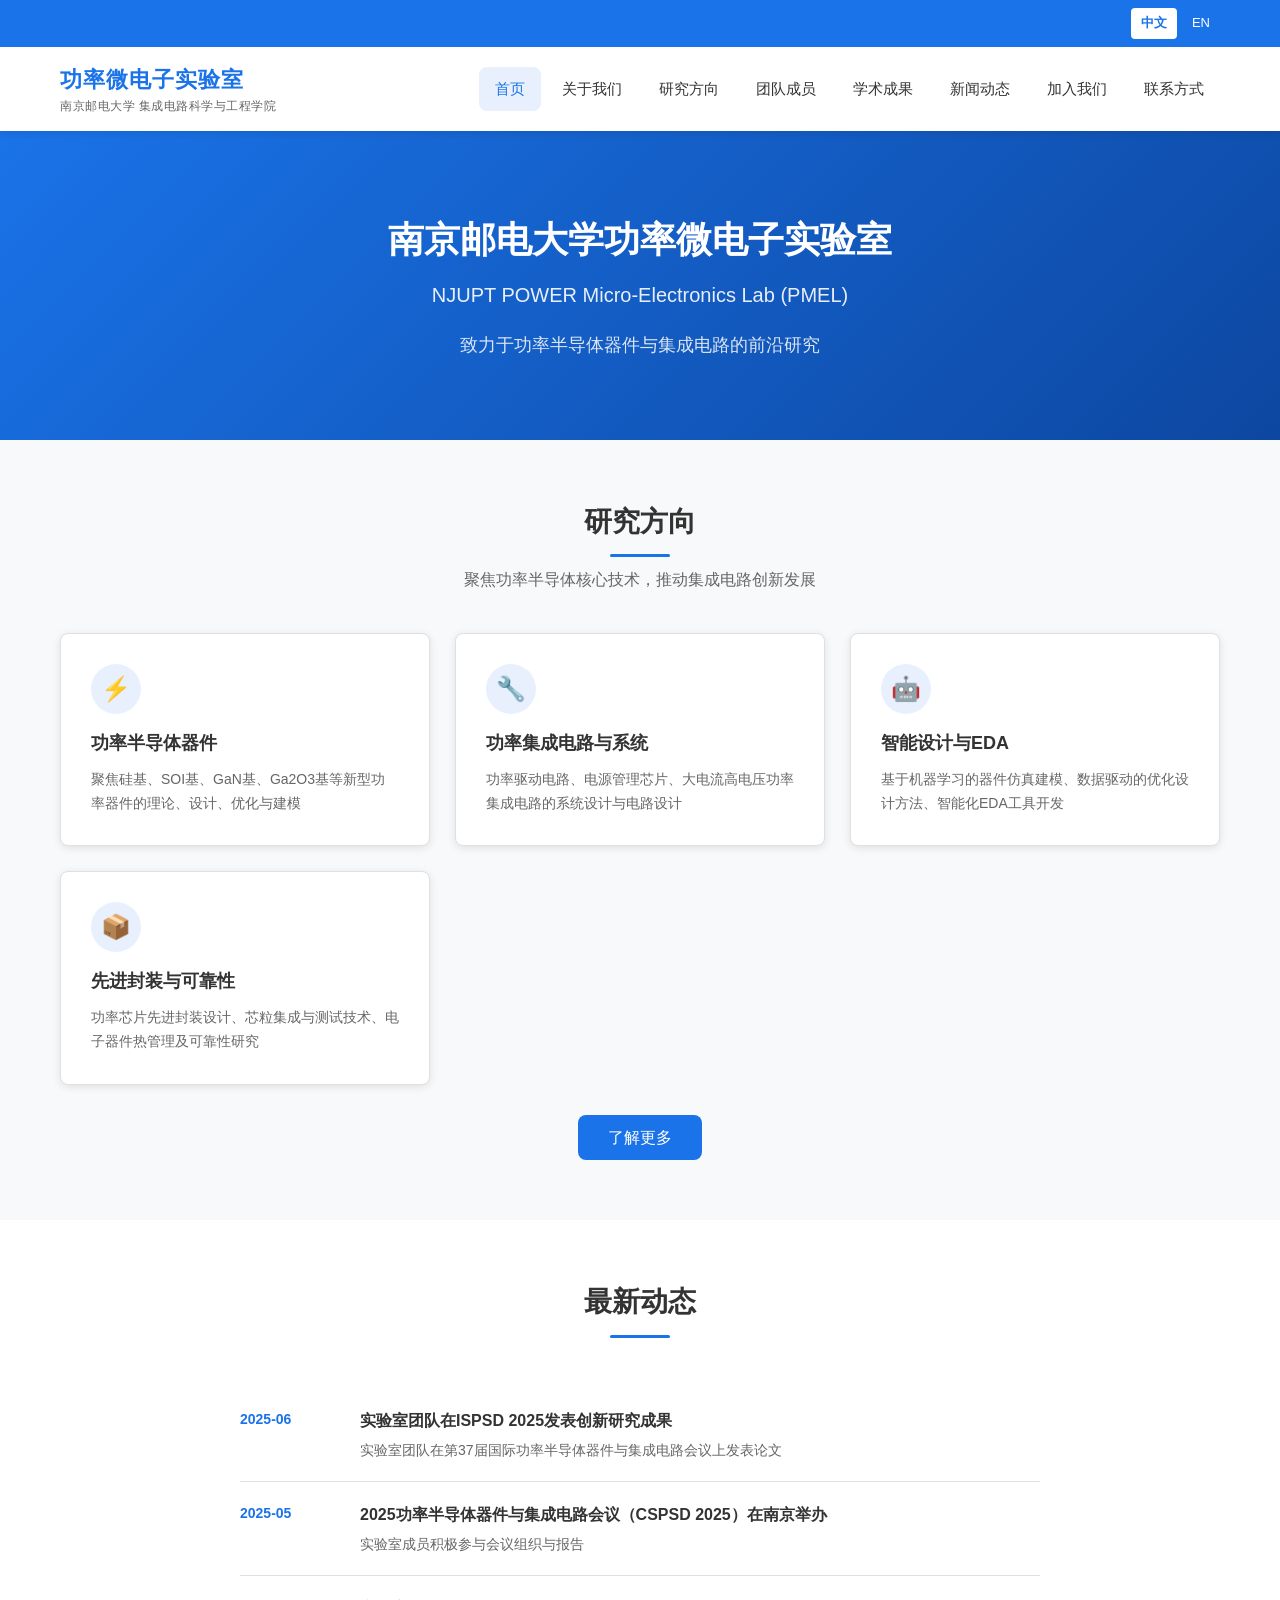
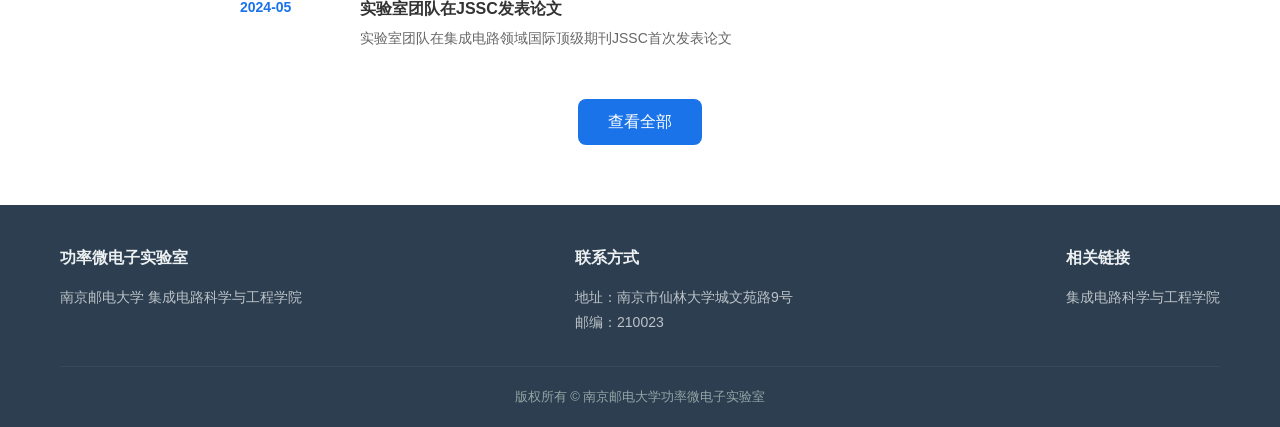
<file: index.html>
<!DOCTYPE html>
<html lang="zh-CN">
<head>
    <meta charset="UTF-8">
    <meta name="viewport" content="width=device-width, initial-scale=1.0">
    <title data-zh="南京邮电大学功率微电子实验室" data-en="NJUPT POWER Micro-Electronics Lab (PMEL)">南京邮电大学功率微电子实验室</title>
    <link rel="stylesheet" href="css/style.css">
</head>
<body>
    <!-- Header -->
    <header>
        <div class="header-top">
            <div class="container">
                <div class="lang-switch">
                    <a href="#" data-lang="zh" class="active">中文</a>
                    <a href="#" data-lang="en">EN</a>
                </div>
            </div>
        </div>
        <div class="header-main">
            <div class="container">
                <div class="logo">
                    <span class="logo-main" data-zh="功率微电子实验室" data-en="PMEL">功率微电子实验室</span>
                    <span class="logo-sub" data-zh="南京邮电大学 集成电路科学与工程学院" data-en="NJUPT School of IC Science and Engineering">南京邮电大学 集成电路科学与工程学院</span>
                </div>
                <button class="mobile-menu-btn">☰</button>
                <nav>
                    <ul>
                        <li><a href="index.html" data-zh="首页" data-en="Home">首页</a></li>
                        <li><a href="about.html" data-zh="关于我们" data-en="About">关于我们</a></li>
                        <li><a href="research.html" data-zh="研究方向" data-en="Research">研究方向</a></li>
                        <li><a href="team.html" data-zh="团队成员" data-en="Team">团队成员</a></li>
                        <li><a href="publications.html" data-zh="学术成果" data-en="Publications">学术成果</a></li>
                        <li><a href="news.html" data-zh="新闻动态" data-en="News">新闻动态</a></li>
                        <li><a href="join.html" data-zh="加入我们" data-en="Join Us">加入我们</a></li>
                        <li><a href="contact.html" data-zh="联系方式" data-en="Contact">联系方式</a></li>
                    </ul>
                </nav>
            </div>
        </div>
    </header>

    <!-- Hero Section -->
    <section class="hero">
        <div class="container">
            <h1 data-zh="南京邮电大学功率微电子实验室" data-en="NJUPT POWER Micro-Electronics Lab (PMEL)">南京邮电大学功率微电子实验室</h1>
            <h2 data-zh="NJUPT POWER Micro-Electronics Lab (PMEL)" data-en="南京邮电大学功率微电子实验室">NJUPT POWER Micro-Electronics Lab (PMEL)</h2>
            <p data-zh="致力于功率半导体器件与集成电路的前沿研究" data-en="Dedicated to cutting-edge research on power semiconductor devices and integrated circuits">致力于功率半导体器件与集成电路的前沿研究</p>
        </div>
    </section>

    <!-- Research Overview -->
    <section class="bg-light">
        <div class="container">
            <div class="section-title">
                <h2 data-zh="研究方向" data-en="Research Directions">研究方向</h2>
                <p data-zh="聚焦功率半导体核心技术，推动集成电路创新发展" data-en="Focusing on core power semiconductor technology to drive IC innovation">聚焦功率半导体核心技术，推动集成电路创新发展</p>
            </div>
            <div class="research-grid">
                <div class="research-card">
                    <div class="icon">⚡</div>
                    <h3 data-zh="功率半导体器件" data-en="Power Semiconductor Devices">功率半导体器件</h3>
                    <p data-zh="聚焦硅基、SOI基、GaN基、Ga2O3基等新型功率器件的理论、设计、优化与建模" data-en="Focusing on the theory, design, optimization and modeling of novel power devices based on Si, SOI, GaN, and Ga2O3">聚焦硅基、SOI基、GaN基、Ga2O3基等新型功率器件的理论、设计、优化与建模</p>
                </div>
                <div class="research-card">
                    <div class="icon">🔧</div>
                    <h3 data-zh="功率集成电路与系统" data-en="Power Integrated Circuits and Systems">功率集成电路与系统</h3>
                    <p data-zh="功率驱动电路、电源管理芯片、大电流高电压功率集成电路的系统设计与电路设计" data-en="Power driver circuits, power management chips, and high-current high-voltage power IC system and circuit design">功率驱动电路、电源管理芯片、大电流高电压功率集成电路的系统设计与电路设计</p>
                </div>
                <div class="research-card">
                    <div class="icon">🤖</div>
                    <h3 data-zh="智能设计与EDA" data-en="Intelligent Design and EDA">智能设计与EDA</h3>
                    <p data-zh="基于机器学习的器件仿真建模、数据驱动的优化设计方法、智能化EDA工具开发" data-en="ML-based device simulation and modeling, data-driven optimization design methods, and intelligent EDA tool development">基于机器学习的器件仿真建模、数据驱动的优化设计方法、智能化EDA工具开发</p>
                </div>
                <div class="research-card">
                    <div class="icon">📦</div>
                    <h3 data-zh="先进封装与可靠性" data-en="Advanced Packaging and Reliability">先进封装与可靠性</h3>
                    <p data-zh="功率芯片先进封装设计、芯粒集成与测试技术、电子器件热管理及可靠性研究" data-en="Power chip advanced packaging design, chiplet integration and testing, thermal management and reliability research">功率芯片先进封装设计、芯粒集成与测试技术、电子器件热管理及可靠性研究</p>
                </div>
            </div>
            <div style="text-align: center; margin-top: 30px;">
                <a href="research.html" style="display: inline-block; padding: 10px 30px; background: var(--primary-color); color: white; border-radius: var(--radius);" data-zh="了解更多" data-en="Learn More">了解更多</a>
            </div>
        </div>
    </section>

    <!-- News Preview -->
    <section>
        <div class="container">
            <div class="section-title">
                <h2 data-zh="最新动态" data-en="Latest News">最新动态</h2>
            </div>
            <div class="news-list">
                <div class="news-item">
                    <span class="news-date">2025-06</span>
                    <div class="news-content">
                        <h3 data-zh="实验室团队在ISPSD 2025发表创新研究成果" data-en="Lab team publishes innovative research at ISPSD 2025">实验室团队在ISPSD 2025发表创新研究成果</h3>
                        <p data-zh="实验室团队在第37届国际功率半导体器件与集成电路会议上发表论文" data-en="Lab team publishes paper at the 37th International Symposium on Power Semiconductor Devices and ICs">实验室团队在第37届国际功率半导体器件与集成电路会议上发表论文</p>
                    </div>
                </div>
                <div class="news-item">
                    <span class="news-date">2025-05</span>
                    <div class="news-content">
                        <h3 data-zh="2025功率半导体器件与集成电路会议（CSPSD 2025）在南京举办" data-en="CSPSD 2025 held in Nanjing">2025功率半导体器件与集成电路会议（CSPSD 2025）在南京举办</h3>
                        <p data-zh="实验室成员积极参与会议组织与报告" data-en="Lab members actively participate in conference organization and presentations">实验室成员积极参与会议组织与报告</p>
                    </div>
                </div>
                <div class="news-item">
                    <span class="news-date">2024-05</span>
                    <div class="news-content">
                        <h3 data-zh="实验室团队在JSSC发表论文" data-en="Lab team publishes paper in JSSC">实验室团队在JSSC发表论文</h3>
                        <p data-zh="实验室团队在集成电路领域国际顶级期刊JSSC首次发表论文" data-en="Lab team publishes first paper in JSSC, a top international journal in IC field">实验室团队在集成电路领域国际顶级期刊JSSC首次发表论文</p>
                    </div>
                </div>
            </div>
            <div style="text-align: center; margin-top: 30px;">
                <a href="news.html" style="display: inline-block; padding: 10px 30px; background: var(--primary-color); color: white; border-radius: var(--radius);" data-zh="查看全部" data-en="View All">查看全部</a>
            </div>
        </div>
    </section>

    <!-- Footer -->
    <footer>
        <div class="container">
            <div class="footer-content">
                <div class="footer-section">
                    <h4 data-zh="功率微电子实验室" data-en="POWER Micro-Electronics Lab">功率微电子实验室</h4>
                    <p data-zh="南京邮电大学 集成电路科学与工程学院" data-en="NJUPT School of IC Science and Engineering">南京邮电大学 集成电路科学与工程学院</p>
                </div>
                <div class="footer-section">
                    <h4 data-zh="联系方式" data-en="Contact">联系方式</h4>
                    <p data-zh="地址：南京市仙林大学城文苑路9号" data-en="Address: No.9 Wenyuan Road, Xianlin University Town, Nanjing">地址：南京市仙林大学城文苑路9号</p>
                    <p>邮编：210023</p>
                </div>
                <div class="footer-section">
                    <h4 data-zh="相关链接" data-en="Links">相关链接</h4>
                    <p><a href="https://ic.njupt.edu.cn/" target="_blank" data-zh="集成电路科学与工程学院" data-en="School of IC Science and Engineering">集成电路科学与工程学院</a></p>
                </div>
            </div>
            <div class="footer-bottom">
                <p data-zh="版权所有 © 南京邮电大学功率微电子实验室" data-en="Copyright © NJUPT POWER Micro-Electronics Lab (PMEL)">版权所有 © 南京邮电大学功率微电子实验室</p>
            </div>
        </div>
    </footer>

    <script src="js/main.js"></script>
</body>
</html>
</file>
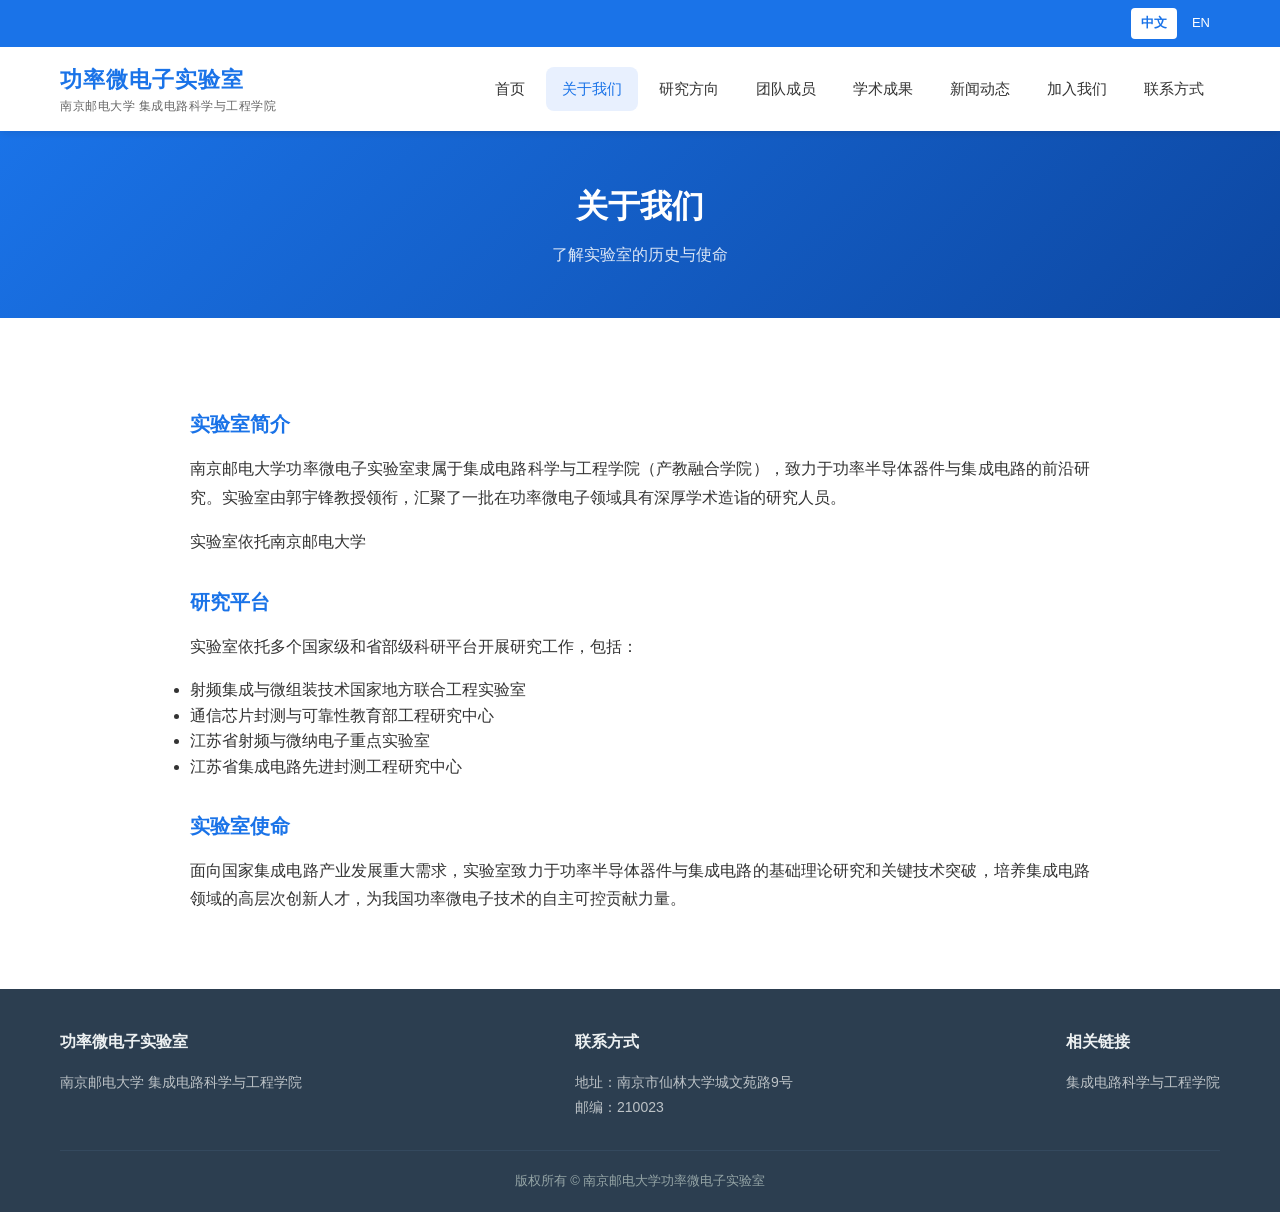
<file: about.html>
<!DOCTYPE html>
<html lang="zh-CN">
<head>
    <meta charset="UTF-8">
    <meta name="viewport" content="width=device-width, initial-scale=1.0">
    <title data-zh="关于我们 - 功率微电子实验室" data-en="About Us - PMEL">关于我们 - 功率微电子实验室</title>
    <link rel="stylesheet" href="css/style.css">
</head>
<body>
    <!-- Header -->
    <header>
        <div class="header-top">
            <div class="container">
                <div class="lang-switch">
                    <a href="#" data-lang="zh" class="active">中文</a>
                    <a href="#" data-lang="en">EN</a>
                </div>
            </div>
        </div>
        <div class="header-main">
            <div class="container">
                <div class="logo">
                    <span class="logo-main" data-zh="功率微电子实验室" data-en="PMEL">功率微电子实验室</span>
                    <span class="logo-sub" data-zh="南京邮电大学 集成电路科学与工程学院" data-en="NJUPT School of IC Science and Engineering">南京邮电大学 集成电路科学与工程学院</span>
                </div>
                <button class="mobile-menu-btn">☰</button>
                <nav>
                    <ul>
                        <li><a href="index.html" data-zh="首页" data-en="Home">首页</a></li>
                        <li><a href="about.html" data-zh="关于我们" data-en="About">关于我们</a></li>
                        <li><a href="research.html" data-zh="研究方向" data-en="Research">研究方向</a></li>
                        <li><a href="team.html" data-zh="团队成员" data-en="Team">团队成员</a></li>
                        <li><a href="publications.html" data-zh="学术成果" data-en="Publications">学术成果</a></li>
                        <li><a href="news.html" data-zh="新闻动态" data-en="News">新闻动态</a></li>
                        <li><a href="join.html" data-zh="加入我们" data-en="Join Us">加入我们</a></li>
                        <li><a href="contact.html" data-zh="联系方式" data-en="Contact">联系方式</a></li>
                    </ul>
                </nav>
            </div>
        </div>
    </header>

    <!-- Page Header -->
    <section class="page-header">
        <div class="container">
            <h1 data-zh="关于我们" data-en="About Us">关于我们</h1>
            <p data-zh="了解实验室的历史与使命" data-en="Learn about our history and mission">了解实验室的历史与使命</p>
        </div>
    </section>

    <!-- Content -->
    <section>
        <div class="container">
            <div class="about-content">
                <h3 data-zh="实验室简介" data-en="Laboratory Introduction">实验室简介</h3>
                <p data-zh="南京邮电大学功率微电子实验室隶属于集成电路科学与工程学院（产教融合学院），致力于功率半导体器件与集成电路的前沿研究。实验室由郭宇锋教授领衔，汇聚了一批在功率微电子领域具有深厚学术造诣的研究人员。" data-en="The NJUPT POWER Micro-Electronics Lab (PMEL) is affiliated with the School of Integrated Circuit Science and Engineering (School of Industry-Education Integration). It is dedicated to cutting-edge research on power semiconductor devices and integrated circuits. The laboratory is led by Prof. Yufeng Guo and brings together a team of researchers with deep academic expertise in power microelectronics.">南京邮电大学功率微电子实验室隶属于集成电路科学与工程学院（产教融合学院），致力于功率半导体器件与集成电路的前沿研究。实验室由郭宇锋教授领衔，汇聚了一批在功率微电子领域具有深厚学术造诣的研究人员。</p>
                <p data-zh="实验室依托南京邮电大学"电子科学与技术"国家双一流学科和"集成电路科学与工程"一级学科博士点，聚焦功率半导体核心技术，在功率器件设计、宽禁带半导体材料与器件、功率集成电路、AI驱动的电路设计自动化、先进封装与测试技术等方向开展深入研究。" data-en="The laboratory relies on NJUPT's National First-Class Discipline of 'Electronic Science and Technology' and the doctoral program of 'Integrated Circuit Science and Engineering'. It focuses on core power semiconductor technology, conducting in-depth research in power device design, wide bandgap semiconductor materials and devices, power integrated circuits, AI-driven circuit design automation, and advanced packaging and testing technologies.">实验室依托南京邮电大学"电子科学与技术"国家双一流学科和"集成电路科学与工程"一级学科博士点，聚焦功率半导体核心技术，在功率器件设计、宽禁带半导体材料与器件、功率集成电路、AI驱动的电路设计自动化、先进封装与测试技术等方向开展深入研究。</p>

                <h3 data-zh="研究平台" data-en="Research Platform">研究平台</h3>
                <p data-zh="实验室依托多个国家级和省部级科研平台开展研究工作，包括：" data-en="The laboratory conducts research relying on multiple national and provincial-level research platforms, including:">实验室依托多个国家级和省部级科研平台开展研究工作，包括：</p>
                <ul>
                    <li data-zh="射频集成与微组装技术国家地方联合工程实验室" data-en="National-Local Joint Engineering Laboratory of RF Integration and Micro-assembly Technology">射频集成与微组装技术国家地方联合工程实验室</li>
                    <li data-zh="通信芯片封测与可靠性教育部工程研究中心" data-en="Engineering Research Center of Communication Chip Testing and Reliability, Ministry of Education">通信芯片封测与可靠性教育部工程研究中心</li>
                    <li data-zh="江苏省射频与微纳电子重点实验室" data-en="Jiangsu Provincial Key Laboratory of RF and Micro-Nano Electronics">江苏省射频与微纳电子重点实验室</li>
                    <li data-zh="江苏省集成电路先进封测工程研究中心" data-en="Jiangsu Provincial Engineering Research Center for Advanced IC Packaging and Testing">江苏省集成电路先进封测工程研究中心</li>
                </ul>

                <h3 data-zh="实验室使命" data-en="Our Mission">实验室使命</h3>
                <p data-zh="面向国家集成电路产业发展重大需求，实验室致力于功率半导体器件与集成电路的基础理论研究和关键技术突破，培养集成电路领域的高层次创新人才，为我国功率微电子技术的自主可控贡献力量。" data-en="Facing the major needs of national IC industry development, the laboratory is committed to fundamental research and key technology breakthroughs in power semiconductor devices and integrated circuits, cultivating high-level innovative talents in the IC field, and contributing to the self-reliance of China's power microelectronics technology.">面向国家集成电路产业发展重大需求，实验室致力于功率半导体器件与集成电路的基础理论研究和关键技术突破，培养集成电路领域的高层次创新人才，为我国功率微电子技术的自主可控贡献力量。</p>
            </div>
        </div>
    </section>

    <!-- Footer -->
    <footer>
        <div class="container">
            <div class="footer-content">
                <div class="footer-section">
                    <h4 data-zh="功率微电子实验室" data-en="POWER Micro-Electronics Lab">功率微电子实验室</h4>
                    <p data-zh="南京邮电大学 集成电路科学与工程学院" data-en="NJUPT School of IC Science and Engineering">南京邮电大学 集成电路科学与工程学院</p>
                </div>
                <div class="footer-section">
                    <h4 data-zh="联系方式" data-en="Contact">联系方式</h4>
                    <p data-zh="地址：南京市仙林大学城文苑路9号" data-en="Address: No.9 Wenyuan Road, Xianlin University Town, Nanjing">地址：南京市仙林大学城文苑路9号</p>
                    <p>邮编：210023</p>
                </div>
                <div class="footer-section">
                    <h4 data-zh="相关链接" data-en="Links">相关链接</h4>
                    <p><a href="https://ic.njupt.edu.cn/" target="_blank" data-zh="集成电路科学与工程学院" data-en="School of IC Science and Engineering">集成电路科学与工程学院</a></p>
                </div>
            </div>
            <div class="footer-bottom">
                <p data-zh="版权所有 © 南京邮电大学功率微电子实验室" data-en="Copyright © NJUPT POWER Micro-Electronics Lab (PMEL)">版权所有 © 南京邮电大学功率微电子实验室</p>
            </div>
        </div>
    </footer>

    <script src="js/main.js"></script>
</body>
</html>
</file>
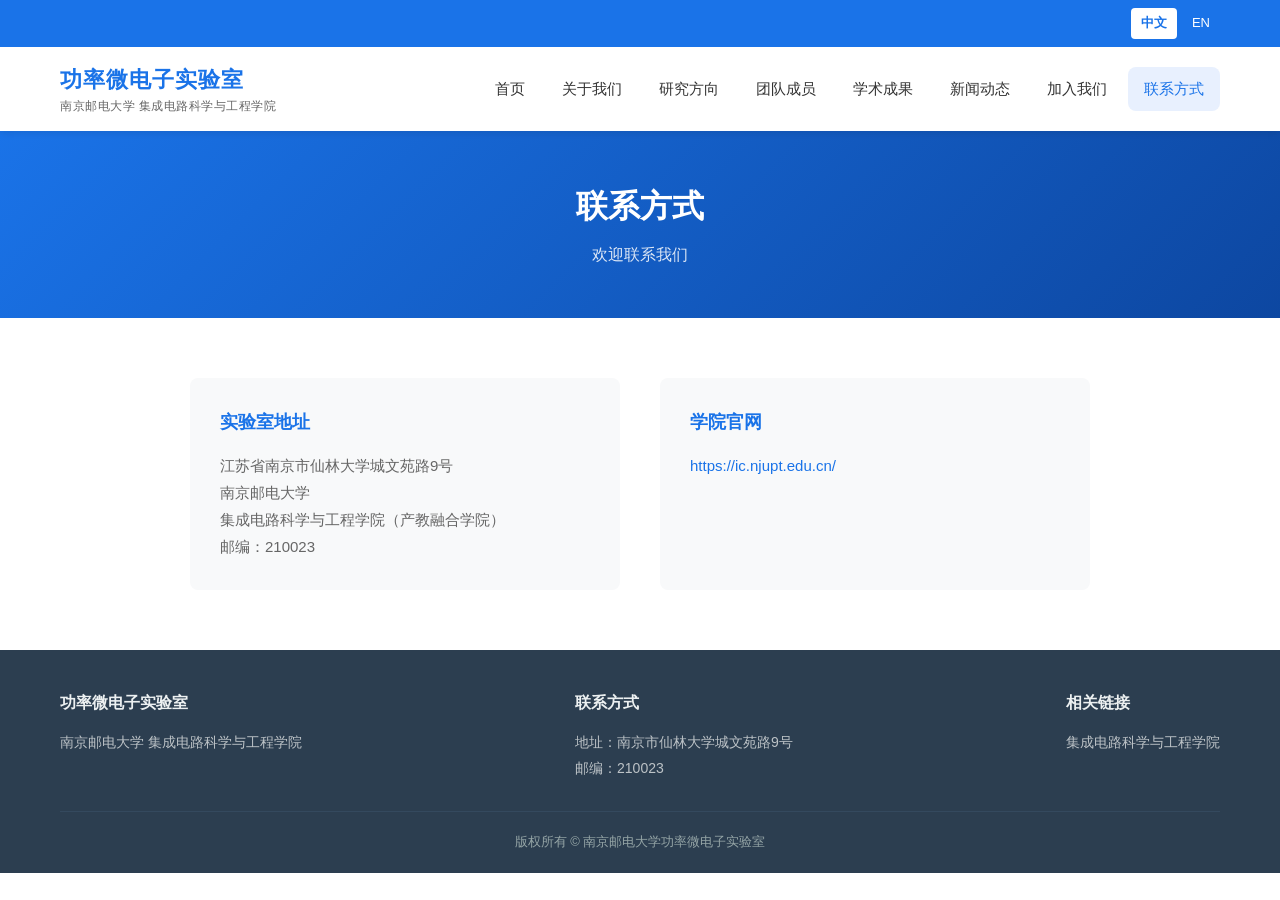
<file: contact.html>
<!DOCTYPE html>
<html lang="zh-CN">
<head>
    <meta charset="UTF-8">
    <meta name="viewport" content="width=device-width, initial-scale=1.0">
    <title data-zh="联系方式 - 功率微电子实验室" data-en="Contact - PMEL">联系方式 - 功率微电子实验室</title>
    <link rel="stylesheet" href="css/style.css">
</head>
<body>
    <!-- Header -->
    <header>
        <div class="header-top">
            <div class="container">
                <div class="lang-switch">
                    <a href="#" data-lang="zh" class="active">中文</a>
                    <a href="#" data-lang="en">EN</a>
                </div>
            </div>
        </div>
        <div class="header-main">
            <div class="container">
                <div class="logo">
                    <span class="logo-main" data-zh="功率微电子实验室" data-en="PMEL">功率微电子实验室</span>
                    <span class="logo-sub" data-zh="南京邮电大学 集成电路科学与工程学院" data-en="NJUPT School of IC Science and Engineering">南京邮电大学 集成电路科学与工程学院</span>
                </div>
                <button class="mobile-menu-btn">☰</button>
                <nav>
                    <ul>
                        <li><a href="index.html" data-zh="首页" data-en="Home">首页</a></li>
                        <li><a href="about.html" data-zh="关于我们" data-en="About">关于我们</a></li>
                        <li><a href="research.html" data-zh="研究方向" data-en="Research">研究方向</a></li>
                        <li><a href="team.html" data-zh="团队成员" data-en="Team">团队成员</a></li>
                        <li><a href="publications.html" data-zh="学术成果" data-en="Publications">学术成果</a></li>
                        <li><a href="news.html" data-zh="新闻动态" data-en="News">新闻动态</a></li>
                        <li><a href="join.html" data-zh="加入我们" data-en="Join Us">加入我们</a></li>
                        <li><a href="contact.html" data-zh="联系方式" data-en="Contact">联系方式</a></li>
                    </ul>
                </nav>
            </div>
        </div>
    </header>

    <!-- Page Header -->
    <section class="page-header">
        <div class="container">
            <h1 data-zh="联系方式" data-en="Contact">联系方式</h1>
            <p data-zh="欢迎联系我们" data-en="Welcome to contact us">欢迎联系我们</p>
        </div>
    </section>

    <!-- Content -->
    <section>
        <div class="container">
            <div class="contact-grid">
                <div class="contact-item">
                    <h3 data-zh="实验室地址" data-en="Laboratory Address">实验室地址</h3>
                    <p data-zh="江苏省南京市仙林大学城文苑路9号" data-en="No.9 Wenyuan Road, Xianlin University Town, Nanjing, Jiangsu, China">江苏省南京市仙林大学城文苑路9号</p>
                    <p>南京邮电大学</p>
                    <p data-zh="集成电路科学与工程学院（产教融合学院）" data-en="School of Integrated Circuit Science and Engineering">集成电路科学与工程学院（产教融合学院）</p>
                    <p>邮编：210023</p>
                </div>

                <div class="contact-item">
                    <h3 data-zh="学院官网" data-en="College Website">学院官网</h3>
                    <p><a href="https://ic.njupt.edu.cn/" target="_blank">https://ic.njupt.edu.cn/</a></p>
                </div>
            </div>
        </div>
    </section>

    <!-- Footer -->
    <footer>
        <div class="container">
            <div class="footer-content">
                <div class="footer-section">
                    <h4 data-zh="功率微电子实验室" data-en="POWER Micro-Electronics Lab">功率微电子实验室</h4>
                    <p data-zh="南京邮电大学 集成电路科学与工程学院" data-en="NJUPT School of IC Science and Engineering">南京邮电大学 集成电路科学与工程学院</p>
                </div>
                <div class="footer-section">
                    <h4 data-zh="联系方式" data-en="Contact">联系方式</h4>
                    <p data-zh="地址：南京市仙林大学城文苑路9号" data-en="Address: No.9 Wenyuan Road, Xianlin University Town, Nanjing">地址：南京市仙林大学城文苑路9号</p>
                    <p>邮编：210023</p>
                </div>
                <div class="footer-section">
                    <h4 data-zh="相关链接" data-en="Links">相关链接</h4>
                    <p><a href="https://ic.njupt.edu.cn/" target="_blank" data-zh="集成电路科学与工程学院" data-en="School of IC Science and Engineering">集成电路科学与工程学院</a></p>
                </div>
            </div>
            <div class="footer-bottom">
                <p data-zh="版权所有 © 南京邮电大学功率微电子实验室" data-en="Copyright © NJUPT POWER Micro-Electronics Lab (PMEL)">版权所有 © 南京邮电大学功率微电子实验室</p>
            </div>
        </div>
    </footer>

    <script src="js/main.js"></script>
</body>
</html>
</file>
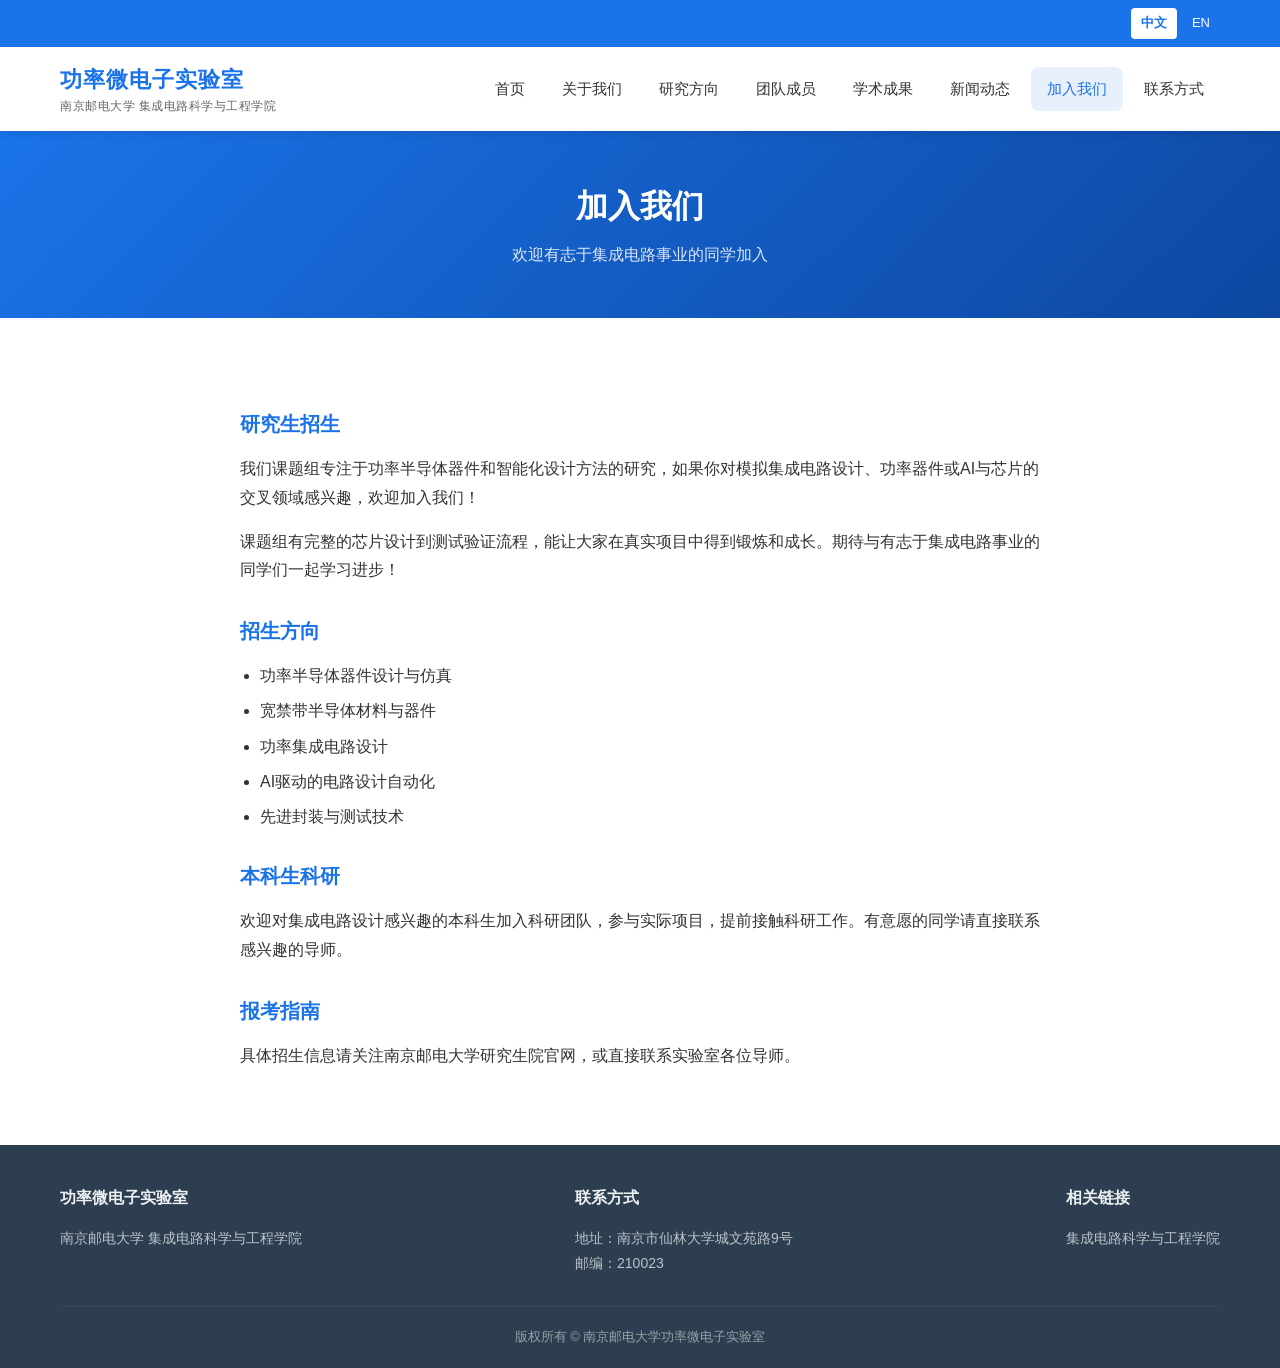
<file: join.html>
<!DOCTYPE html>
<html lang="zh-CN">
<head>
    <meta charset="UTF-8">
    <meta name="viewport" content="width=device-width, initial-scale=1.0">
    <title data-zh="加入我们 - 功率微电子实验室" data-en="Join Us - PMEL">加入我们 - 功率微电子实验室</title>
    <link rel="stylesheet" href="css/style.css">
</head>
<body>
    <!-- Header -->
    <header>
        <div class="header-top">
            <div class="container">
                <div class="lang-switch">
                    <a href="#" data-lang="zh" class="active">中文</a>
                    <a href="#" data-lang="en">EN</a>
                </div>
            </div>
        </div>
        <div class="header-main">
            <div class="container">
                <div class="logo">
                    <span class="logo-main" data-zh="功率微电子实验室" data-en="PMEL">功率微电子实验室</span>
                    <span class="logo-sub" data-zh="南京邮电大学 集成电路科学与工程学院" data-en="NJUPT School of IC Science and Engineering">南京邮电大学 集成电路科学与工程学院</span>
                </div>
                <button class="mobile-menu-btn">☰</button>
                <nav>
                    <ul>
                        <li><a href="index.html" data-zh="首页" data-en="Home">首页</a></li>
                        <li><a href="about.html" data-zh="关于我们" data-en="About">关于我们</a></li>
                        <li><a href="research.html" data-zh="研究方向" data-en="Research">研究方向</a></li>
                        <li><a href="team.html" data-zh="团队成员" data-en="Team">团队成员</a></li>
                        <li><a href="publications.html" data-zh="学术成果" data-en="Publications">学术成果</a></li>
                        <li><a href="news.html" data-zh="新闻动态" data-en="News">新闻动态</a></li>
                        <li><a href="join.html" data-zh="加入我们" data-en="Join Us">加入我们</a></li>
                        <li><a href="contact.html" data-zh="联系方式" data-en="Contact">联系方式</a></li>
                    </ul>
                </nav>
            </div>
        </div>
    </header>

    <!-- Page Header -->
    <section class="page-header">
        <div class="container">
            <h1 data-zh="加入我们" data-en="Join Us">加入我们</h1>
            <p data-zh="欢迎有志于集成电路事业的同学加入" data-en="Welcome students passionate about IC industry">欢迎有志于集成电路事业的同学加入</p>
        </div>
    </section>

    <!-- Content -->
    <section>
        <div class="container">
            <div class="join-content">
                <h3 data-zh="研究生招生" data-en="Graduate Admission">研究生招生</h3>
                <p data-zh="我们课题组专注于功率半导体器件和智能化设计方法的研究，如果你对模拟集成电路设计、功率器件或AI与芯片的交叉领域感兴趣，欢迎加入我们！" data-en="Our group focuses on power semiconductor devices and intelligent design methods. If you are interested in analog IC design, power devices, or the intersection of AI and chips, welcome to join us!">我们课题组专注于功率半导体器件和智能化设计方法的研究，如果你对模拟集成电路设计、功率器件或AI与芯片的交叉领域感兴趣，欢迎加入我们！</p>
                <p data-zh="课题组有完整的芯片设计到测试验证流程，能让大家在真实项目中得到锻炼和成长。期待与有志于集成电路事业的同学们一起学习进步！" data-en="Our group has a complete chip design to testing and verification workflow, allowing everyone to gain experience and grow through real projects. We look forward to working with students passionate about the IC industry!">课题组有完整的芯片设计到测试验证流程，能让大家在真实项目中得到锻炼和成长。期待与有志于集成电路事业的同学们一起学习进步！</p>

                <h3 data-zh="招生方向" data-en="Research Areas for Admission">招生方向</h3>
                <ul>
                    <li data-zh="功率半导体器件设计与仿真" data-en="Power semiconductor device design and simulation">功率半导体器件设计与仿真</li>
                    <li data-zh="宽禁带半导体材料与器件" data-en="Wide bandgap semiconductor materials and devices">宽禁带半导体材料与器件</li>
                    <li data-zh="功率集成电路设计" data-en="Power integrated circuit design">功率集成电路设计</li>
                    <li data-zh="AI驱动的电路设计自动化" data-en="AI-driven circuit design automation">AI驱动的电路设计自动化</li>
                    <li data-zh="先进封装与测试技术" data-en="Advanced packaging and testing technology">先进封装与测试技术</li>
                </ul>

                <h3 data-zh="本科生科研" data-en="Undergraduate Research">本科生科研</h3>
                <p data-zh="欢迎对集成电路设计感兴趣的本科生加入科研团队，参与实际项目，提前接触科研工作。有意愿的同学请直接联系感兴趣的导师。" data-en="Undergraduate students interested in IC design are welcome to join our research team, participate in actual projects, and get early exposure to research work. Interested students please contact the supervisors directly.">欢迎对集成电路设计感兴趣的本科生加入科研团队，参与实际项目，提前接触科研工作。有意愿的同学请直接联系感兴趣的导师。</p>

                <h3 data-zh="报考指南" data-en="Application Guide">报考指南</h3>
                <p data-zh="具体招生信息请关注南京邮电大学研究生院官网，或直接联系实验室各位导师。" data-en="For specific admission information, please visit the NJUPT Graduate School website or contact the laboratory supervisors directly.">具体招生信息请关注南京邮电大学研究生院官网，或直接联系实验室各位导师。</p>
            </div>
        </div>
    </section>

    <!-- Footer -->
    <footer>
        <div class="container">
            <div class="footer-content">
                <div class="footer-section">
                    <h4 data-zh="功率微电子实验室" data-en="POWER Micro-Electronics Lab">功率微电子实验室</h4>
                    <p data-zh="南京邮电大学 集成电路科学与工程学院" data-en="NJUPT School of IC Science and Engineering">南京邮电大学 集成电路科学与工程学院</p>
                </div>
                <div class="footer-section">
                    <h4 data-zh="联系方式" data-en="Contact">联系方式</h4>
                    <p data-zh="地址：南京市仙林大学城文苑路9号" data-en="Address: No.9 Wenyuan Road, Xianlin University Town, Nanjing">地址：南京市仙林大学城文苑路9号</p>
                    <p>邮编：210023</p>
                </div>
                <div class="footer-section">
                    <h4 data-zh="相关链接" data-en="Links">相关链接</h4>
                    <p><a href="https://ic.njupt.edu.cn/" target="_blank" data-zh="集成电路科学与工程学院" data-en="School of IC Science and Engineering">集成电路科学与工程学院</a></p>
                </div>
            </div>
            <div class="footer-bottom">
                <p data-zh="版权所有 © 南京邮电大学功率微电子实验室" data-en="Copyright © NJUPT POWER Micro-Electronics Lab (PMEL)">版权所有 © 南京邮电大学功率微电子实验室</p>
            </div>
        </div>
    </footer>

    <script src="js/main.js"></script>
</body>
</html>
</file>
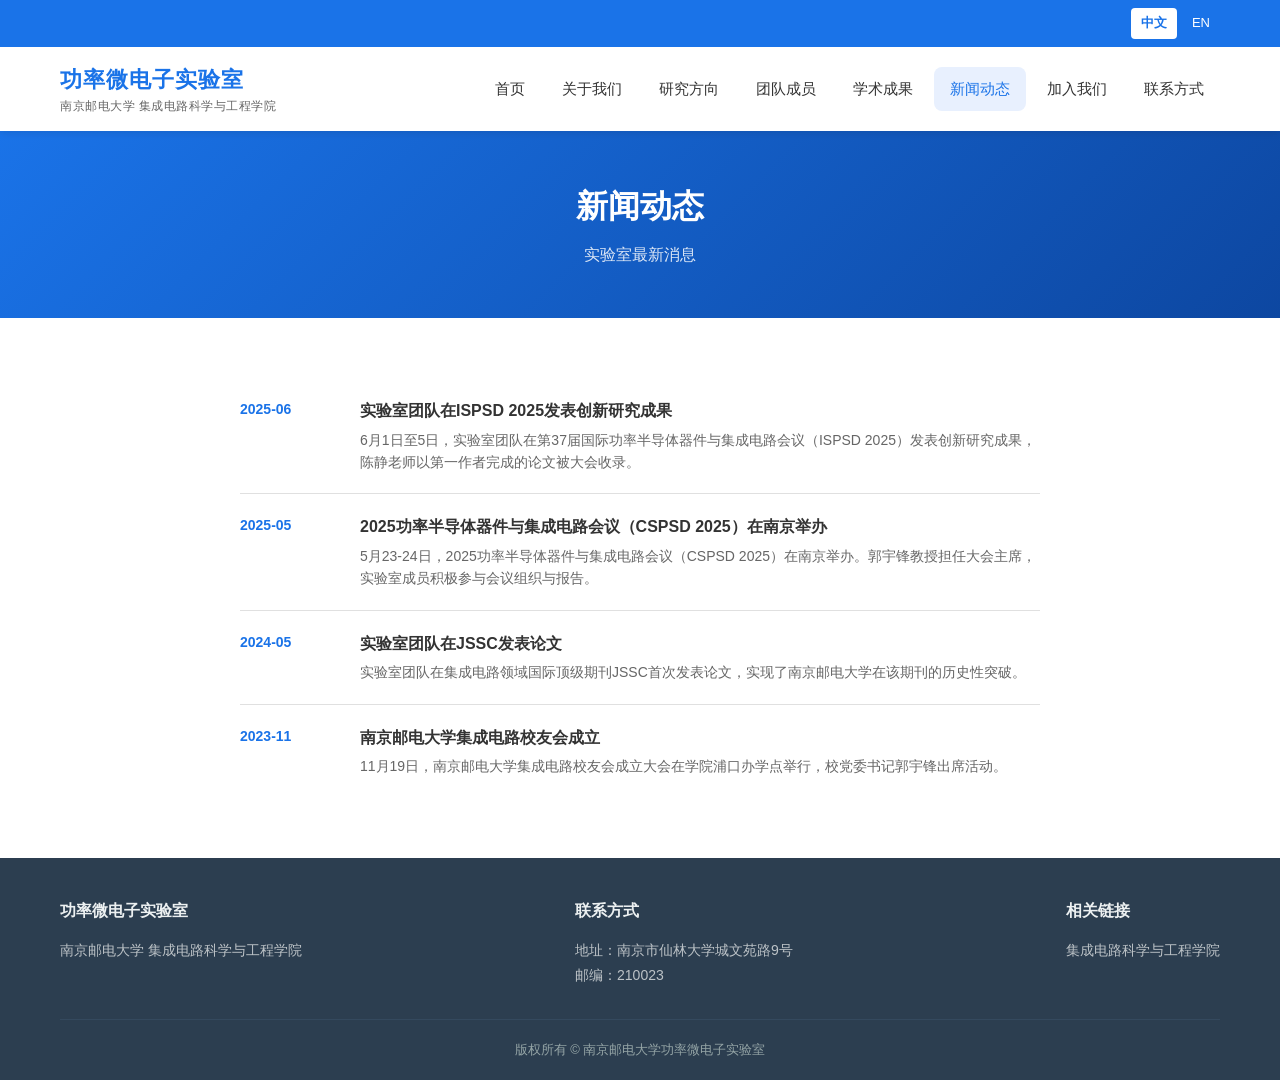
<file: news.html>
<!DOCTYPE html>
<html lang="zh-CN">
<head>
    <meta charset="UTF-8">
    <meta name="viewport" content="width=device-width, initial-scale=1.0">
    <title data-zh="新闻动态 - 功率微电子实验室" data-en="News - PMEL">新闻动态 - 功率微电子实验室</title>
    <link rel="stylesheet" href="css/style.css">
</head>
<body>
    <!-- Header -->
    <header>
        <div class="header-top">
            <div class="container">
                <div class="lang-switch">
                    <a href="#" data-lang="zh" class="active">中文</a>
                    <a href="#" data-lang="en">EN</a>
                </div>
            </div>
        </div>
        <div class="header-main">
            <div class="container">
                <div class="logo">
                    <span class="logo-main" data-zh="功率微电子实验室" data-en="PMEL">功率微电子实验室</span>
                    <span class="logo-sub" data-zh="南京邮电大学 集成电路科学与工程学院" data-en="NJUPT School of IC Science and Engineering">南京邮电大学 集成电路科学与工程学院</span>
                </div>
                <button class="mobile-menu-btn">☰</button>
                <nav>
                    <ul>
                        <li><a href="index.html" data-zh="首页" data-en="Home">首页</a></li>
                        <li><a href="about.html" data-zh="关于我们" data-en="About">关于我们</a></li>
                        <li><a href="research.html" data-zh="研究方向" data-en="Research">研究方向</a></li>
                        <li><a href="team.html" data-zh="团队成员" data-en="Team">团队成员</a></li>
                        <li><a href="publications.html" data-zh="学术成果" data-en="Publications">学术成果</a></li>
                        <li><a href="news.html" data-zh="新闻动态" data-en="News">新闻动态</a></li>
                        <li><a href="join.html" data-zh="加入我们" data-en="Join Us">加入我们</a></li>
                        <li><a href="contact.html" data-zh="联系方式" data-en="Contact">联系方式</a></li>
                    </ul>
                </nav>
            </div>
        </div>
    </header>

    <!-- Page Header -->
    <section class="page-header">
        <div class="container">
            <h1 data-zh="新闻动态" data-en="News">新闻动态</h1>
            <p data-zh="实验室最新消息" data-en="Latest news from our laboratory">实验室最新消息</p>
        </div>
    </section>

    <!-- Content -->
    <section>
        <div class="container">
            <div class="news-list">
                <div class="news-item">
                    <span class="news-date">2025-06</span>
                    <div class="news-content">
                        <h3 data-zh="实验室团队在ISPSD 2025发表创新研究成果" data-en="Lab team publishes innovative research at ISPSD 2025">实验室团队在ISPSD 2025发表创新研究成果</h3>
                        <p data-zh="6月1日至5日，实验室团队在第37届国际功率半导体器件与集成电路会议（ISPSD 2025）发表创新研究成果，陈静老师以第一作者完成的论文被大会收录。" data-en="From June 1-5, the lab team published innovative research at the 37th International Symposium on Power Semiconductor Devices and ICs (ISPSD 2025). A paper with Dr. Jing Chen as the first author was accepted.">6月1日至5日，实验室团队在第37届国际功率半导体器件与集成电路会议（ISPSD 2025）发表创新研究成果，陈静老师以第一作者完成的论文被大会收录。</p>
                    </div>
                </div>
                <div class="news-item">
                    <span class="news-date">2025-05</span>
                    <div class="news-content">
                        <h3 data-zh="2025功率半导体器件与集成电路会议（CSPSD 2025）在南京举办" data-en="CSPSD 2025 held in Nanjing">2025功率半导体器件与集成电路会议（CSPSD 2025）在南京举办</h3>
                        <p data-zh="5月23-24日，2025功率半导体器件与集成电路会议（CSPSD 2025）在南京举办。郭宇锋教授担任大会主席，实验室成员积极参与会议组织与报告。" data-en="On May 23-24, the 2025 China Symposium on Power Semiconductor Devices and ICs (CSPSD 2025) was held in Nanjing. Prof. Yufeng Guo served as the General Chair, and lab members actively participated in conference organization and presentations.">5月23-24日，2025功率半导体器件与集成电路会议（CSPSD 2025）在南京举办。郭宇锋教授担任大会主席，实验室成员积极参与会议组织与报告。</p>
                    </div>
                </div>
                <div class="news-item">
                    <span class="news-date">2024-05</span>
                    <div class="news-content">
                        <h3 data-zh="实验室团队在JSSC发表论文" data-en="Lab team publishes paper in JSSC">实验室团队在JSSC发表论文</h3>
                        <p data-zh="实验室团队在集成电路领域国际顶级期刊JSSC首次发表论文，实现了南京邮电大学在该期刊的历史性突破。" data-en="The lab team published their first paper in JSSC, a top international journal in the IC field, achieving a historic breakthrough for NJUPT.">实验室团队在集成电路领域国际顶级期刊JSSC首次发表论文，实现了南京邮电大学在该期刊的历史性突破。</p>
                    </div>
                </div>
                <div class="news-item">
                    <span class="news-date">2023-11</span>
                    <div class="news-content">
                        <h3 data-zh="南京邮电大学集成电路校友会成立" data-en="NJUPT IC Alumni Association Established">南京邮电大学集成电路校友会成立</h3>
                        <p data-zh="11月19日，南京邮电大学集成电路校友会成立大会在学院浦口办学点举行，校党委书记郭宇锋出席活动。" data-en="On November 19, the inaugural meeting of the NJUPT IC Alumni Association was held at the Pukou campus. Party Secretary Yufeng Guo attended the event.">11月19日，南京邮电大学集成电路校友会成立大会在学院浦口办学点举行，校党委书记郭宇锋出席活动。</p>
                    </div>
                </div>
            </div>
        </div>
    </section>

    <!-- Footer -->
    <footer>
        <div class="container">
            <div class="footer-content">
                <div class="footer-section">
                    <h4 data-zh="功率微电子实验室" data-en="POWER Micro-Electronics Lab">功率微电子实验室</h4>
                    <p data-zh="南京邮电大学 集成电路科学与工程学院" data-en="NJUPT School of IC Science and Engineering">南京邮电大学 集成电路科学与工程学院</p>
                </div>
                <div class="footer-section">
                    <h4 data-zh="联系方式" data-en="Contact">联系方式</h4>
                    <p data-zh="地址：南京市仙林大学城文苑路9号" data-en="Address: No.9 Wenyuan Road, Xianlin University Town, Nanjing">地址：南京市仙林大学城文苑路9号</p>
                    <p>邮编：210023</p>
                </div>
                <div class="footer-section">
                    <h4 data-zh="相关链接" data-en="Links">相关链接</h4>
                    <p><a href="https://ic.njupt.edu.cn/" target="_blank" data-zh="集成电路科学与工程学院" data-en="School of IC Science and Engineering">集成电路科学与工程学院</a></p>
                </div>
            </div>
            <div class="footer-bottom">
                <p data-zh="版权所有 © 南京邮电大学功率微电子实验室" data-en="Copyright © NJUPT POWER Micro-Electronics Lab (PMEL)">版权所有 © 南京邮电大学功率微电子实验室</p>
            </div>
        </div>
    </footer>

    <script src="js/main.js"></script>
</body>
</html>
</file>
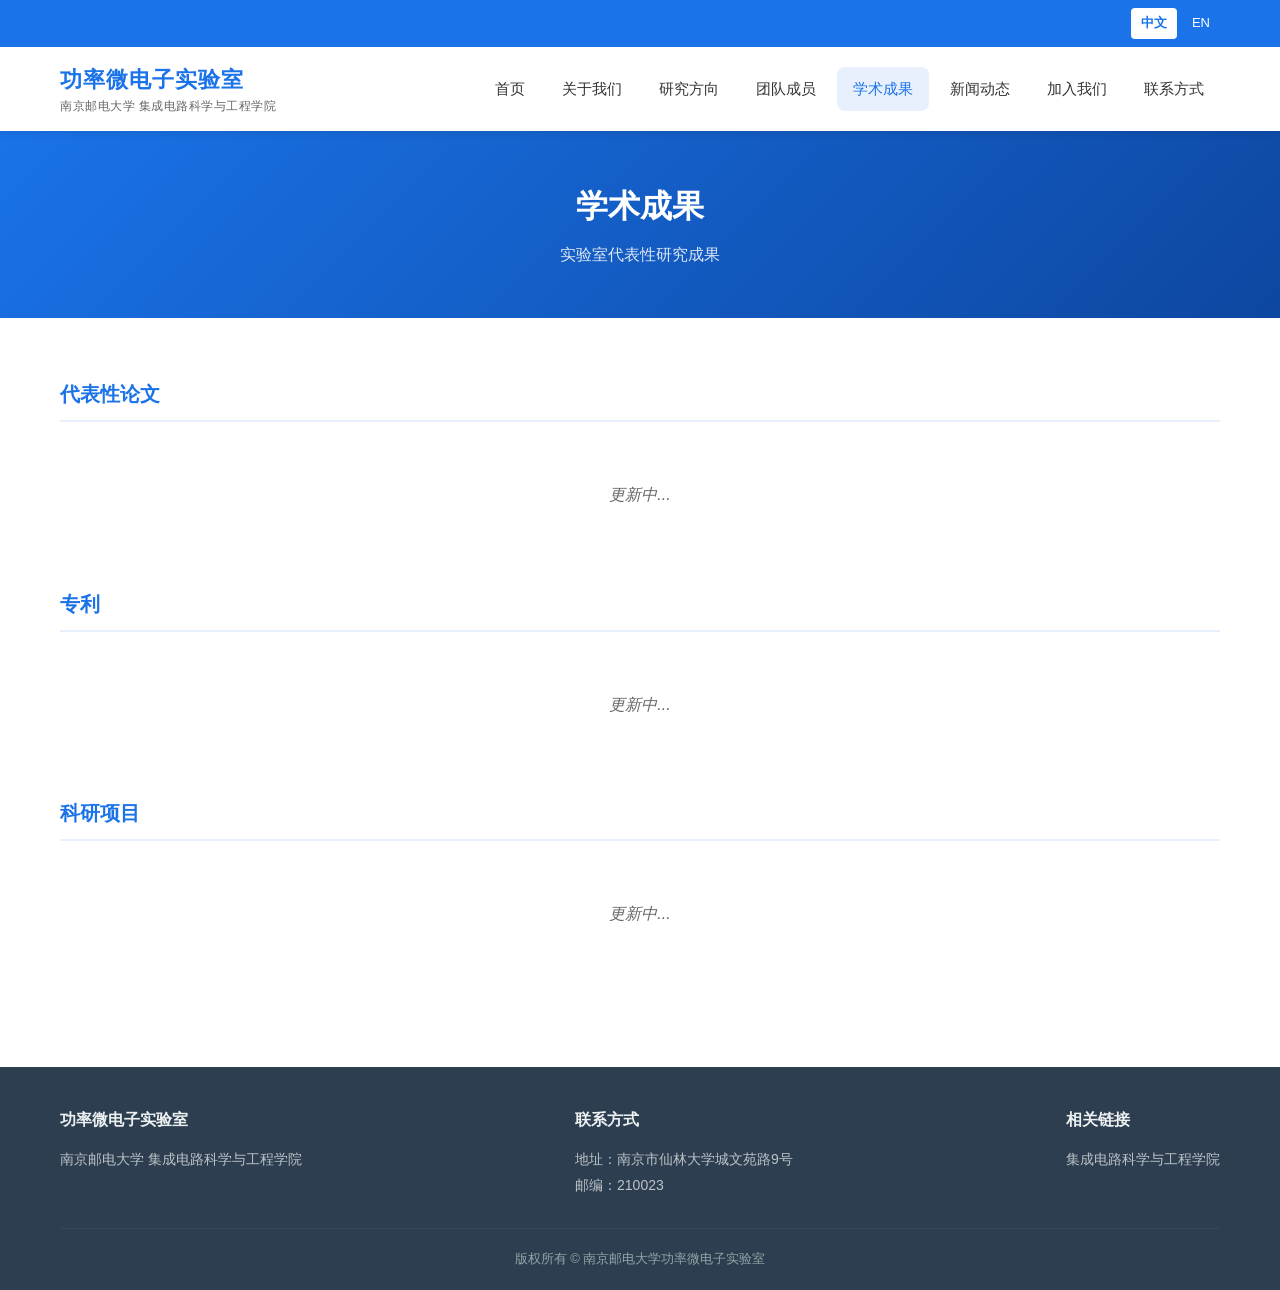
<file: publications.html>
<!DOCTYPE html>
<html lang="zh-CN">
<head>
    <meta charset="UTF-8">
    <meta name="viewport" content="width=device-width, initial-scale=1.0">
    <title data-zh="学术成果 - 功率微电子实验室" data-en="Publications - PMEL">学术成果 - 功率微电子实验室</title>
    <link rel="stylesheet" href="css/style.css">
</head>
<body>
    <!-- Header -->
    <header>
        <div class="header-top">
            <div class="container">
                <div class="lang-switch">
                    <a href="#" data-lang="zh" class="active">中文</a>
                    <a href="#" data-lang="en">EN</a>
                </div>
            </div>
        </div>
        <div class="header-main">
            <div class="container">
                <div class="logo">
                    <span class="logo-main" data-zh="功率微电子实验室" data-en="PMEL">功率微电子实验室</span>
                    <span class="logo-sub" data-zh="南京邮电大学 集成电路科学与工程学院" data-en="NJUPT School of IC Science and Engineering">南京邮电大学 集成电路科学与工程学院</span>
                </div>
                <button class="mobile-menu-btn">☰</button>
                <nav>
                    <ul>
                        <li><a href="index.html" data-zh="首页" data-en="Home">首页</a></li>
                        <li><a href="about.html" data-zh="关于我们" data-en="About">关于我们</a></li>
                        <li><a href="research.html" data-zh="研究方向" data-en="Research">研究方向</a></li>
                        <li><a href="team.html" data-zh="团队成员" data-en="Team">团队成员</a></li>
                        <li><a href="publications.html" data-zh="学术成果" data-en="Publications">学术成果</a></li>
                        <li><a href="news.html" data-zh="新闻动态" data-en="News">新闻动态</a></li>
                        <li><a href="join.html" data-zh="加入我们" data-en="Join Us">加入我们</a></li>
                        <li><a href="contact.html" data-zh="联系方式" data-en="Contact">联系方式</a></li>
                    </ul>
                </nav>
            </div>
        </div>
    </header>

    <!-- Page Header -->
    <section class="page-header">
        <div class="container">
            <h1 data-zh="学术成果" data-en="Publications">学术成果</h1>
            <p data-zh="实验室代表性研究成果" data-en="Representative research achievements">实验室代表性研究成果</p>
        </div>
    </section>

    <!-- Content -->
    <section>
        <div class="container">
            <div class="pub-section">
                <h3 data-zh="代表性论文" data-en="Selected Publications">代表性论文</h3>
                <p class="pub-placeholder" data-zh="更新中..." data-en="Updating...">更新中...</p>
            </div>

            <div class="pub-section">
                <h3 data-zh="专利" data-en="Patents">专利</h3>
                <p class="pub-placeholder" data-zh="更新中..." data-en="Updating...">更新中...</p>
            </div>

            <div class="pub-section">
                <h3 data-zh="科研项目" data-en="Research Projects">科研项目</h3>
                <p class="pub-placeholder" data-zh="更新中..." data-en="Updating...">更新中...</p>
            </div>
        </div>
    </section>

    <!-- Footer -->
    <footer>
        <div class="container">
            <div class="footer-content">
                <div class="footer-section">
                    <h4 data-zh="功率微电子实验室" data-en="POWER Micro-Electronics Lab">功率微电子实验室</h4>
                    <p data-zh="南京邮电大学 集成电路科学与工程学院" data-en="NJUPT School of IC Science and Engineering">南京邮电大学 集成电路科学与工程学院</p>
                </div>
                <div class="footer-section">
                    <h4 data-zh="联系方式" data-en="Contact">联系方式</h4>
                    <p data-zh="地址：南京市仙林大学城文苑路9号" data-en="Address: No.9 Wenyuan Road, Xianlin University Town, Nanjing">地址：南京市仙林大学城文苑路9号</p>
                    <p>邮编：210023</p>
                </div>
                <div class="footer-section">
                    <h4 data-zh="相关链接" data-en="Links">相关链接</h4>
                    <p><a href="https://ic.njupt.edu.cn/" target="_blank" data-zh="集成电路科学与工程学院" data-en="School of IC Science and Engineering">集成电路科学与工程学院</a></p>
                </div>
            </div>
            <div class="footer-bottom">
                <p data-zh="版权所有 © 南京邮电大学功率微电子实验室" data-en="Copyright © NJUPT POWER Micro-Electronics Lab (PMEL)">版权所有 © 南京邮电大学功率微电子实验室</p>
            </div>
        </div>
    </footer>

    <script src="js/main.js"></script>
</body>
</html>
</file>
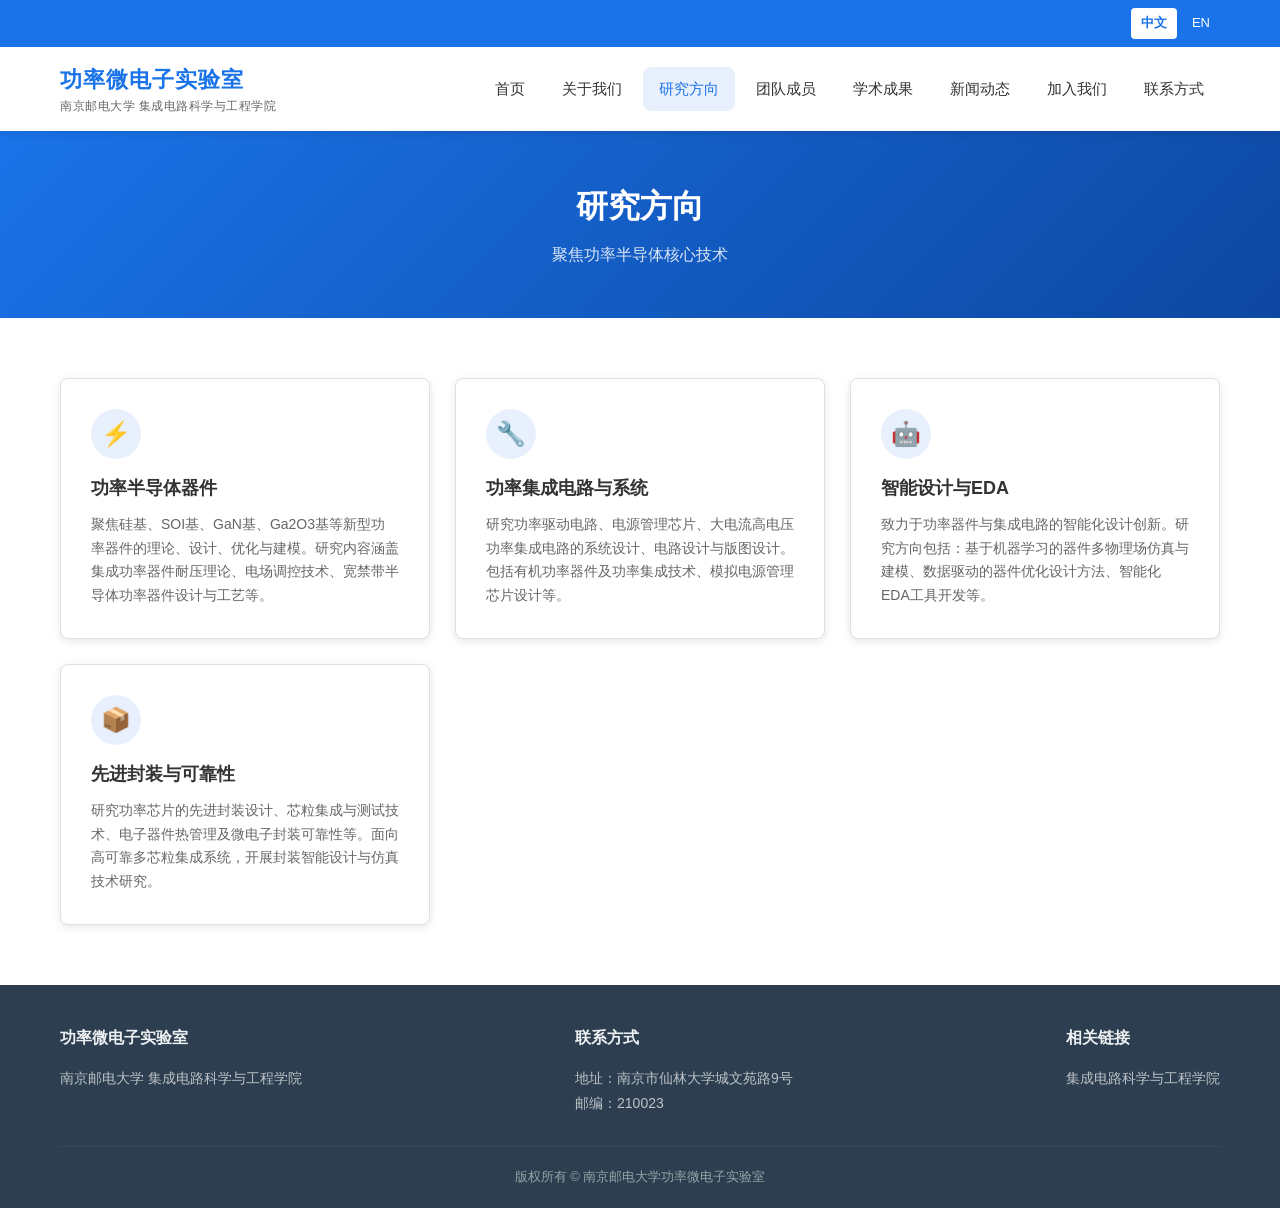
<file: research.html>
<!DOCTYPE html>
<html lang="zh-CN">
<head>
    <meta charset="UTF-8">
    <meta name="viewport" content="width=device-width, initial-scale=1.0">
    <title data-zh="研究方向 - 功率微电子实验室" data-en="Research - PMEL">研究方向 - 功率微电子实验室</title>
    <link rel="stylesheet" href="css/style.css">
</head>
<body>
    <!-- Header -->
    <header>
        <div class="header-top">
            <div class="container">
                <div class="lang-switch">
                    <a href="#" data-lang="zh" class="active">中文</a>
                    <a href="#" data-lang="en">EN</a>
                </div>
            </div>
        </div>
        <div class="header-main">
            <div class="container">
                <div class="logo">
                    <span class="logo-main" data-zh="功率微电子实验室" data-en="PMEL">功率微电子实验室</span>
                    <span class="logo-sub" data-zh="南京邮电大学 集成电路科学与工程学院" data-en="NJUPT School of IC Science and Engineering">南京邮电大学 集成电路科学与工程学院</span>
                </div>
                <button class="mobile-menu-btn">☰</button>
                <nav>
                    <ul>
                        <li><a href="index.html" data-zh="首页" data-en="Home">首页</a></li>
                        <li><a href="about.html" data-zh="关于我们" data-en="About">关于我们</a></li>
                        <li><a href="research.html" data-zh="研究方向" data-en="Research">研究方向</a></li>
                        <li><a href="team.html" data-zh="团队成员" data-en="Team">团队成员</a></li>
                        <li><a href="publications.html" data-zh="学术成果" data-en="Publications">学术成果</a></li>
                        <li><a href="news.html" data-zh="新闻动态" data-en="News">新闻动态</a></li>
                        <li><a href="join.html" data-zh="加入我们" data-en="Join Us">加入我们</a></li>
                        <li><a href="contact.html" data-zh="联系方式" data-en="Contact">联系方式</a></li>
                    </ul>
                </nav>
            </div>
        </div>
    </header>

    <!-- Page Header -->
    <section class="page-header">
        <div class="container">
            <h1 data-zh="研究方向" data-en="Research Directions">研究方向</h1>
            <p data-zh="聚焦功率半导体核心技术" data-en="Focusing on core power semiconductor technology">聚焦功率半导体核心技术</p>
        </div>
    </section>

    <!-- Content -->
    <section>
        <div class="container">
            <div class="research-grid">
                <div class="research-card">
                    <div class="icon">⚡</div>
                    <h3 data-zh="功率半导体器件" data-en="Power Semiconductor Devices">功率半导体器件</h3>
                    <p data-zh="聚焦硅基、SOI基、GaN基、Ga2O3基等新型功率器件的理论、设计、优化与建模。研究内容涵盖集成功率器件耐压理论、电场调控技术、宽禁带半导体功率器件设计与工艺等。" data-en="Focusing on the theory, design, optimization and modeling of novel power devices based on Si, SOI, GaN, and Ga2O3. Research includes integrated power device voltage withstand theory, electric field modulation, and wide bandgap semiconductor power device design and process.">聚焦硅基、SOI基、GaN基、Ga2O3基等新型功率器件的理论、设计、优化与建模。研究内容涵盖集成功率器件耐压理论、电场调控技术、宽禁带半导体功率器件设计与工艺等。</p>
                </div>
                <div class="research-card">
                    <div class="icon">🔧</div>
                    <h3 data-zh="功率集成电路与系统" data-en="Power Integrated Circuits and Systems">功率集成电路与系统</h3>
                    <p data-zh="研究功率驱动电路、电源管理芯片、大电流高电压功率集成电路的系统设计、电路设计与版图设计。包括有机功率器件及功率集成技术、模拟电源管理芯片设计等。" data-en="Research on power driver circuits, power management chips, and high-current high-voltage power IC system design, circuit design and layout design. This includes organic power devices and power integration technology, analog power management IC design.">研究功率驱动电路、电源管理芯片、大电流高电压功率集成电路的系统设计、电路设计与版图设计。包括有机功率器件及功率集成技术、模拟电源管理芯片设计等。</p>
                </div>
                <div class="research-card">
                    <div class="icon">🤖</div>
                    <h3 data-zh="智能设计与EDA" data-en="Intelligent Design and EDA">智能设计与EDA</h3>
                    <p data-zh="致力于功率器件与集成电路的智能化设计创新。研究方向包括：基于机器学习的器件多物理场仿真与建模、数据驱动的器件优化设计方法、智能化EDA工具开发等。" data-en="Dedicated to intelligent design innovation for power devices and ICs. Research includes: ML-based multi-physics device simulation and modeling, data-driven device optimization design methods, and intelligent EDA tool development.">致力于功率器件与集成电路的智能化设计创新。研究方向包括：基于机器学习的器件多物理场仿真与建模、数据驱动的器件优化设计方法、智能化EDA工具开发等。</p>
                </div>
                <div class="research-card">
                    <div class="icon">📦</div>
                    <h3 data-zh="先进封装与可靠性" data-en="Advanced Packaging and Reliability">先进封装与可靠性</h3>
                    <p data-zh="研究功率芯片的先进封装设计、芯粒集成与测试技术、电子器件热管理及微电子封装可靠性等。面向高可靠多芯粒集成系统，开展封装智能设计与仿真技术研究。" data-en="Research on advanced power chip packaging design, chiplet integration and testing, thermal management and microelectronics packaging reliability. Focusing on highly reliable multi-chiplet integrated systems, conducting research on intelligent packaging design and simulation technology.">研究功率芯片的先进封装设计、芯粒集成与测试技术、电子器件热管理及微电子封装可靠性等。面向高可靠多芯粒集成系统，开展封装智能设计与仿真技术研究。</p>
                </div>
            </div>
        </div>
    </section>

    <!-- Footer -->
    <footer>
        <div class="container">
            <div class="footer-content">
                <div class="footer-section">
                    <h4 data-zh="功率微电子实验室" data-en="POWER Micro-Electronics Lab">功率微电子实验室</h4>
                    <p data-zh="南京邮电大学 集成电路科学与工程学院" data-en="NJUPT School of IC Science and Engineering">南京邮电大学 集成电路科学与工程学院</p>
                </div>
                <div class="footer-section">
                    <h4 data-zh="联系方式" data-en="Contact">联系方式</h4>
                    <p data-zh="地址：南京市仙林大学城文苑路9号" data-en="Address: No.9 Wenyuan Road, Xianlin University Town, Nanjing">地址：南京市仙林大学城文苑路9号</p>
                    <p>邮编：210023</p>
                </div>
                <div class="footer-section">
                    <h4 data-zh="相关链接" data-en="Links">相关链接</h4>
                    <p><a href="https://ic.njupt.edu.cn/" target="_blank" data-zh="集成电路科学与工程学院" data-en="School of IC Science and Engineering">集成电路科学与工程学院</a></p>
                </div>
            </div>
            <div class="footer-bottom">
                <p data-zh="版权所有 © 南京邮电大学功率微电子实验室" data-en="Copyright © NJUPT POWER Micro-Electronics Lab (PMEL)">版权所有 © 南京邮电大学功率微电子实验室</p>
            </div>
        </div>
    </footer>

    <script src="js/main.js"></script>
</body>
</html>
</file>
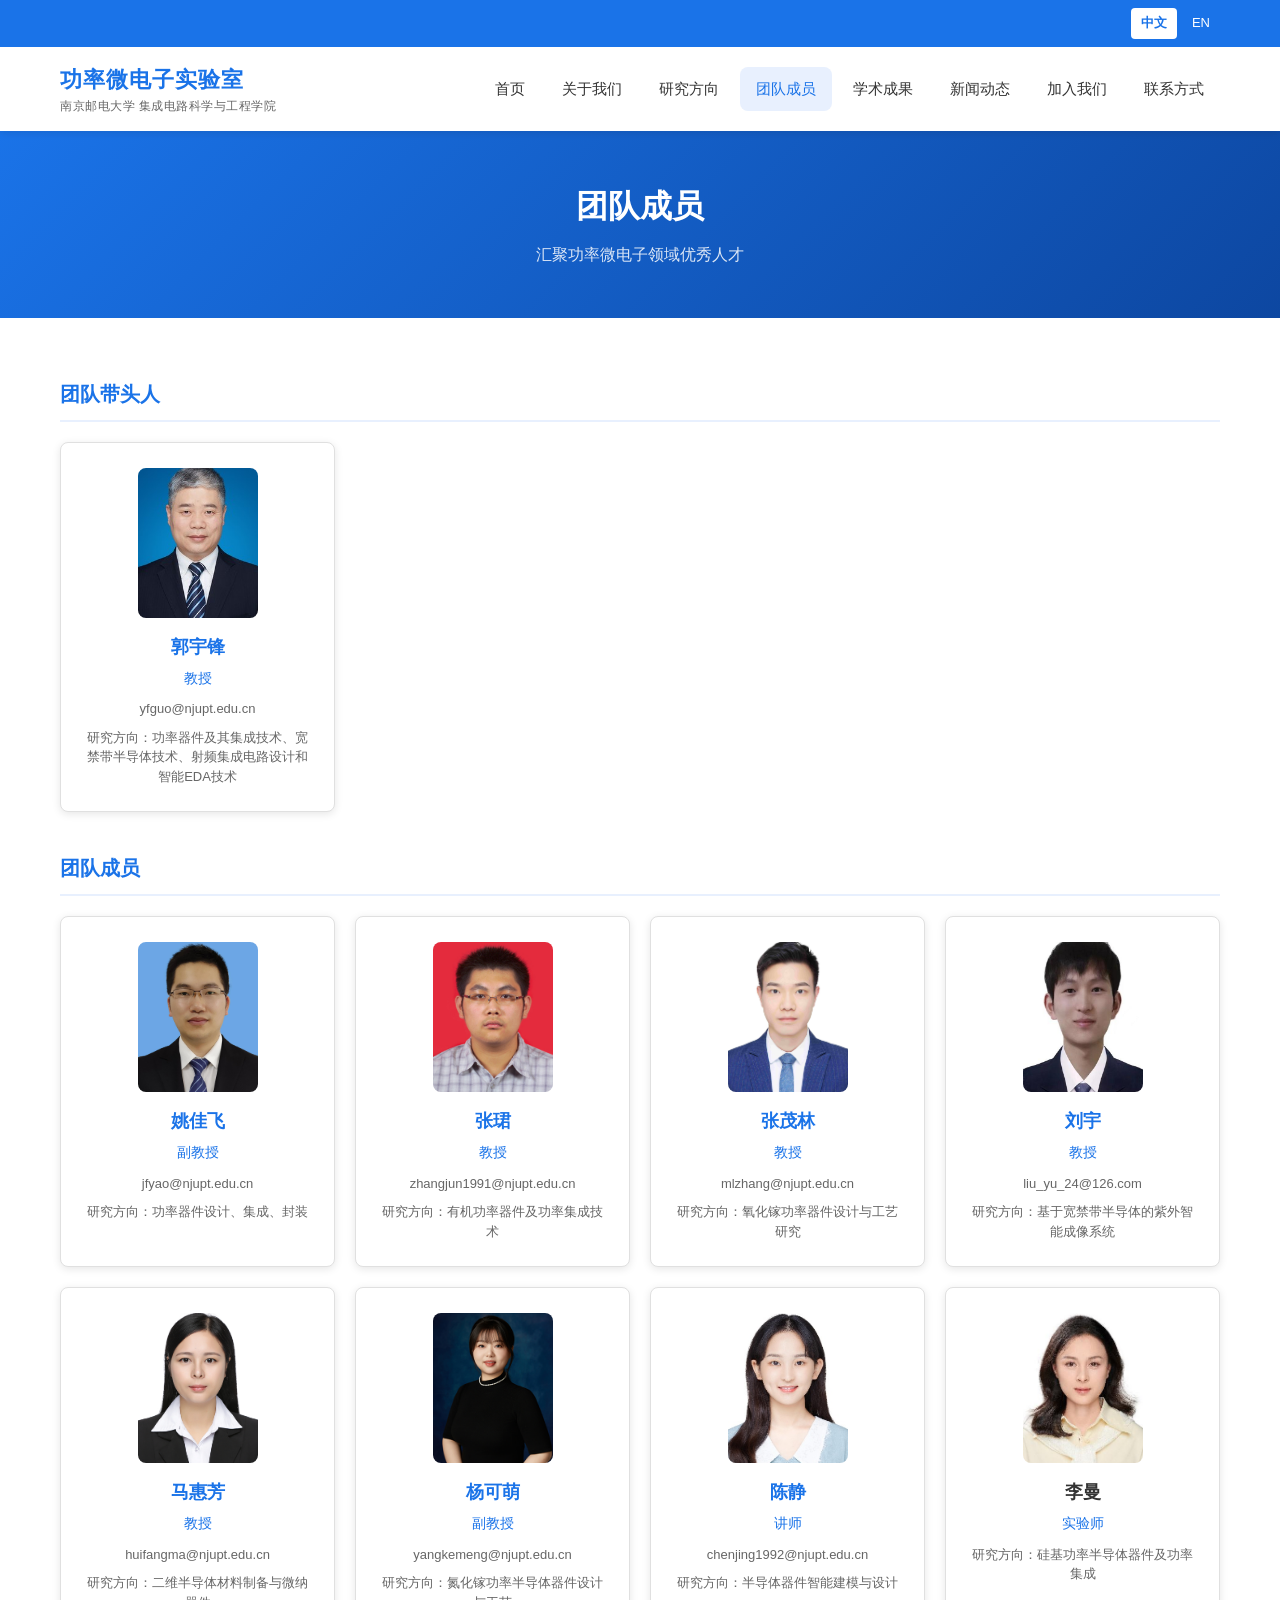
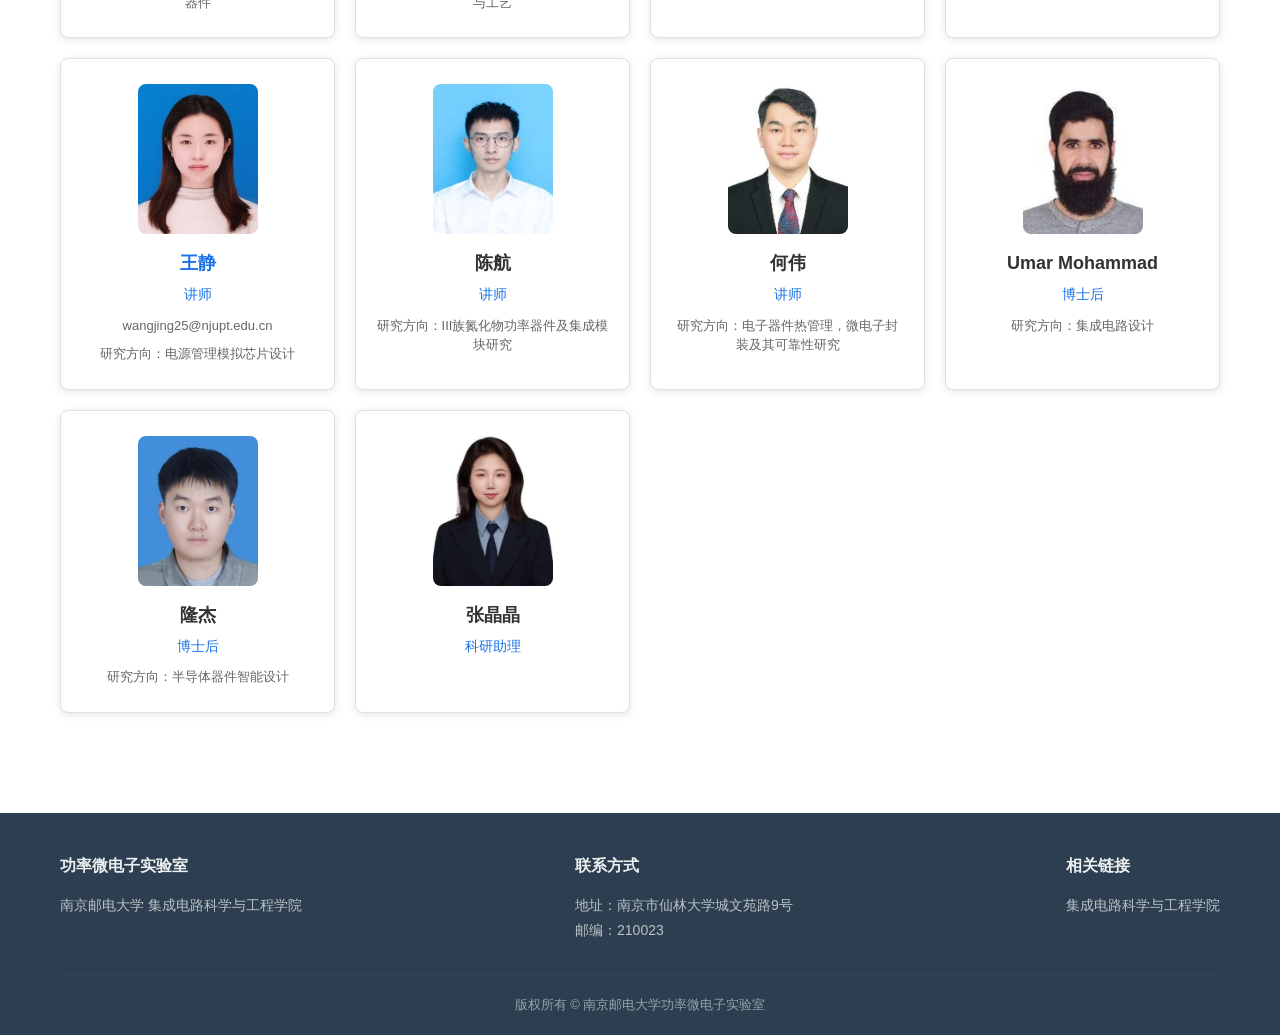
<file: team.html>
<!DOCTYPE html>
<html lang="zh-CN">
<head>
    <meta charset="UTF-8">
    <meta name="viewport" content="width=device-width, initial-scale=1.0">
    <title data-zh="团队成员 - 功率微电子实验室" data-en="Team - PMEL">团队成员 - 功率微电子实验室</title>
    <link rel="stylesheet" href="css/style.css">
</head>
<body>
    <!-- Header -->
    <header>
        <div class="header-top">
            <div class="container">
                <div class="lang-switch">
                    <a href="#" data-lang="zh" class="active">中文</a>
                    <a href="#" data-lang="en">EN</a>
                </div>
            </div>
        </div>
        <div class="header-main">
            <div class="container">
                <div class="logo">
                    <span class="logo-main" data-zh="功率微电子实验室" data-en="PMEL">功率微电子实验室</span>
                    <span class="logo-sub" data-zh="南京邮电大学 集成电路科学与工程学院" data-en="NJUPT School of IC Science and Engineering">南京邮电大学 集成电路科学与工程学院</span>
                </div>
                <button class="mobile-menu-btn">☰</button>
                <nav>
                    <ul>
                        <li><a href="index.html" data-zh="首页" data-en="Home">首页</a></li>
                        <li><a href="about.html" data-zh="关于我们" data-en="About">关于我们</a></li>
                        <li><a href="research.html" data-zh="研究方向" data-en="Research">研究方向</a></li>
                        <li><a href="team.html" data-zh="团队成员" data-en="Team">团队成员</a></li>
                        <li><a href="publications.html" data-zh="学术成果" data-en="Publications">学术成果</a></li>
                        <li><a href="news.html" data-zh="新闻动态" data-en="News">新闻动态</a></li>
                        <li><a href="join.html" data-zh="加入我们" data-en="Join Us">加入我们</a></li>
                        <li><a href="contact.html" data-zh="联系方式" data-en="Contact">联系方式</a></li>
                    </ul>
                </nav>
            </div>
        </div>
    </header>

    <!-- Page Header -->
    <section class="page-header">
        <div class="container">
            <h1 data-zh="团队成员" data-en="Team Members">团队成员</h1>
            <p data-zh="汇聚功率微电子领域优秀人才" data-en="Gathering outstanding talents in power microelectronics">汇聚功率微电子领域优秀人才</p>
        </div>
    </section>

    <!-- Content -->
    <section>
        <div class="container">
            <!-- 团队带头人 -->
            <div class="team-group">
                <h2 class="team-group-title" data-zh="团队带头人" data-en="Team Leader">团队带头人</h2>
                <div class="team-grid">
                    <div class="team-card">
                        <div class="avatar"><img src="images/team/guoyufeng.jpg" alt="郭宇锋"></div>
                        <h3><a href="https://yjs.njupt.edu.cn/dsgl/nocontrol/college/dsfcxq.htm?dsJbxxId=9B9D05C52B4F2DCFE050007F01006EFE" target="_blank" data-zh="郭宇锋" data-en="Yufeng Guo">郭宇锋</a></h3>
                        <p class="title" data-zh="教授" data-en="Professor">教授</p>
                        <p class="email"><a href="mailto:yfguo@njupt.edu.cn">yfguo@njupt.edu.cn</a></p>
                        <p class="research-area" data-zh="研究方向：功率器件及其集成技术、宽禁带半导体技术、射频集成电路设计和智能EDA技术" data-en="Research: Power devices, wide bandgap semiconductor, RF IC design, intelligent EDA">研究方向：功率器件及其集成技术、宽禁带半导体技术、射频集成电路设计和智能EDA技术</p>
                    </div>
                </div>
            </div>

            <!-- 团队成员 -->
            <div class="team-group">
                <h2 class="team-group-title" data-zh="团队成员" data-en="Team Members">团队成员</h2>
                <div class="team-grid">
                    <!-- (a) 姚佳飞副教授 -->
                    <div class="team-card">
                        <div class="avatar"><img src="images/team/yaojiafei.jpg" alt="姚佳飞"></div>
                        <h3><a href="https://yjs.njupt.edu.cn/dsgl/nocontrol/college/dsfcxq.htm?dsJbxxId=9BE0C75DC5FD7A6AE050007F01001C3A" target="_blank" data-zh="姚佳飞" data-en="Jiafei Yao">姚佳飞</a></h3>
                        <p class="title" data-zh="副教授" data-en="Associate Professor">副教授</p>
                        <p class="email"><a href="mailto:jfyao@njupt.edu.cn">jfyao@njupt.edu.cn</a></p>
                        <p class="research-area" data-zh="研究方向：功率器件设计、集成、封装" data-en="Research: Power device design, integration, packaging">研究方向：功率器件设计、集成、封装</p>
                    </div>
                    <!-- (b) 张珺教授 -->
                    <div class="team-card">
                        <div class="avatar"><img src="images/team/zhangjun.jpg" alt="张珺"></div>
                        <h3><a href="https://yjs.njupt.edu.cn/dsgl/nocontrol/college/dsfcxq.htm?dsJbxxId=3863D2212DF7033FDE32DC0FD8D84333" target="_blank" data-zh="张珺" data-en="Jun Zhang">张珺</a></h3>
                        <p class="title" data-zh="教授" data-en="Professor">教授</p>
                        <p class="email"><a href="mailto:zhangjun1991@njupt.edu.cn">zhangjun1991@njupt.edu.cn</a></p>
                        <p class="research-area" data-zh="研究方向：有机功率器件及功率集成技术" data-en="Research: Organic power devices and power integration technology">研究方向：有机功率器件及功率集成技术</p>
                    </div>
                    <!-- (c) 张茂林教授 -->
                    <div class="team-card">
                        <div class="avatar"><img src="images/team/zhangmaolin.jpg" alt="张茂林"></div>
                        <h3><a href="https://yjs.njupt.edu.cn/dsgl/nocontrol/college/dsfcxq.htm?dsJbxxId=2588a168c4f04137932badb9d0ab8d28" target="_blank" data-zh="张茂林" data-en="Maolin Zhang">张茂林</a></h3>
                        <p class="title" data-zh="教授" data-en="Professor">教授</p>
                        <p class="email"><a href="mailto:mlzhang@njupt.edu.cn">mlzhang@njupt.edu.cn</a></p>
                        <p class="research-area" data-zh="研究方向：氧化镓功率器件设计与工艺研究" data-en="Research: Ga2O3 power device design and process">研究方向：氧化镓功率器件设计与工艺研究</p>
                    </div>
                    <!-- (d) 刘宇教授 -->
                    <div class="team-card">
                        <div class="avatar"><img src="images/team/liuyu.PNG" alt="刘宇"></div>
                        <h3><a href="https://yjs.njupt.edu.cn/dsgl/nocontrol/college/dsfcxq.htm?dsJbxxId=9fc22b00cfb54fc1bbb1558c451ccba0" target="_blank" data-zh="刘宇" data-en="Yu Liu">刘宇</a></h3>
                        <p class="title" data-zh="教授" data-en="Professor">教授</p>
                        <p class="email"><a href="mailto:liu_yu_24@126.com">liu_yu_24@126.com</a></p>
                        <p class="research-area" data-zh="研究方向：基于宽禁带半导体的紫外智能成像系统" data-en="Research: UV intelligent imaging system based on wide bandgap semiconductor">研究方向：基于宽禁带半导体的紫外智能成像系统</p>
                    </div>
                    <!-- (e) 马惠芳教授 -->
                    <div class="team-card">
                        <div class="avatar"><img src="images/team/mahuifang.png" alt="马惠芳"></div>
                        <h3><a href="https://yjs.njupt.edu.cn/dsgl/nocontrol/college/dsfcxq.htm?dsJbxxId=950aec01571141a7bdb16c54f65b897c" target="_blank" data-zh="马惠芳" data-en="Huifang Ma">马惠芳</a></h3>
                        <p class="title" data-zh="教授" data-en="Professor">教授</p>
                        <p class="email"><a href="mailto:huifangma@njupt.edu.cn">huifangma@njupt.edu.cn</a></p>
                        <p class="research-area" data-zh="研究方向：二维半导体材料制备与微纳器件" data-en="Research: 2D semiconductor materials and micro-nano devices">研究方向：二维半导体材料制备与微纳器件</p>
                    </div>
                    <!-- (f) 杨可萌副教授 -->
                    <div class="team-card">
                        <div class="avatar"><img src="images/team/yangkemeng.png" alt="杨可萌"></div>
                        <h3><a href="https://yjs.njupt.edu.cn/dsgl/nocontrol/college/dsfcxq.htm?dsJbxxId=d44a077dedba4fb094e47c20b33dd6b1" target="_blank" data-zh="杨可萌" data-en="Kemeng Yang">杨可萌</a></h3>
                        <p class="title" data-zh="副教授" data-en="Associate Professor">副教授</p>
                        <p class="email"><a href="mailto:yangkemeng@njupt.edu.cn">yangkemeng@njupt.edu.cn</a></p>
                        <p class="research-area" data-zh="研究方向：氮化镓功率半导体器件设计与工艺" data-en="Research: GaN power semiconductor device design and process">研究方向：氮化镓功率半导体器件设计与工艺</p>
                    </div>
                    <!-- (g) 陈静讲师 -->
                    <div class="team-card">
                        <div class="avatar"><img src="images/team/chenjing.png" alt="陈静"></div>
                        <h3><a href="https://yjs.njupt.edu.cn/dsgl/nocontrol/college/dsfcxq.htm?dsJbxxId=9b637232684c430da94b2ae4c608673b" target="_blank" data-zh="陈静" data-en="Jing Chen">陈静</a></h3>
                        <p class="title" data-zh="讲师" data-en="Lecturer">讲师</p>
                        <p class="email"><a href="mailto:chenjing1992@njupt.edu.cn">chenjing1992@njupt.edu.cn</a></p>
                        <p class="research-area" data-zh="研究方向：半导体器件智能建模与设计" data-en="Research: Semiconductor device intelligent modeling and design">研究方向：半导体器件智能建模与设计</p>
                    </div>
                    <!-- (h) 李曼实验师 -->
                    <div class="team-card">
                        <div class="avatar"><img src="images/team/liman.PNG" alt="李曼"></div>
                        <h3 data-zh="李曼" data-en="Man Li">李曼</h3>
                        <p class="title" data-zh="实验师" data-en="Lab Engineer">实验师</p>
                        <p class="research-area" data-zh="研究方向：硅基功率半导体器件及功率集成" data-en="Research: Si-based power semiconductor devices and power integration">研究方向：硅基功率半导体器件及功率集成</p>
                    </div>
                    <!-- (i) 王静讲师 -->
                    <div class="team-card">
                        <div class="avatar"><img src="images/team/wangjing.jpg" alt="王静"></div>
                        <h3><a href="https://ic.njupt.edu.cn/wj1/main.htm" target="_blank" data-zh="王静" data-en="Jing Wang">王静</a></h3>
                        <p class="title" data-zh="讲师" data-en="Lecturer">讲师</p>
                        <p class="email"><a href="mailto:wangjing25@njupt.edu.cn">wangjing25@njupt.edu.cn</a></p>
                        <p class="research-area" data-zh="研究方向：电源管理模拟芯片设计" data-en="Research: Power management analog IC design">研究方向：电源管理模拟芯片设计</p>
                    </div>
                    <!-- (j) 陈航讲师 -->
                    <div class="team-card">
                        <div class="avatar"><img src="images/team/chenhang.PNG" alt="陈航"></div>
                        <h3 data-zh="陈航" data-en="Hang Chen">陈航</h3>
                        <p class="title" data-zh="讲师" data-en="Lecturer">讲师</p>
                        <p class="research-area" data-zh="研究方向：III族氮化物功率器件及集成模块研究" data-en="Research: III-nitride power devices and integrated modules">研究方向：III族氮化物功率器件及集成模块研究</p>
                    </div>
                    <!-- (k) 何伟讲师 -->
                    <div class="team-card">
                        <div class="avatar"><img src="images/team/hewei.PNG" alt="何伟"></div>
                        <h3 data-zh="何伟" data-en="Wei He">何伟</h3>
                        <p class="title" data-zh="讲师" data-en="Lecturer">讲师</p>
                        <p class="research-area" data-zh="研究方向：电子器件热管理，微电子封装及其可靠性研究" data-en="Research: Thermal management, microelectronics packaging and reliability">研究方向：电子器件热管理，微电子封装及其可靠性研究</p>
                    </div>
                    <!-- (l) Umar Mohammad 博士后 -->
                    <div class="team-card">
                        <div class="avatar"><img src="images/team/umar.PNG" alt="Umar Mohammad"></div>
                        <h3 data-zh="Umar Mohammad" data-en="Umar Mohammad">Umar Mohammad</h3>
                        <p class="title" data-zh="博士后" data-en="Postdoctoral Researcher">博士后</p>
                        <p class="research-area" data-zh="研究方向：集成电路设计" data-en="Research: Integrated circuit design">研究方向：集成电路设计</p>
                    </div>
                    <!-- (m) 隆杰博士后 -->
                    <div class="team-card">
                        <div class="avatar"><img src="images/team/longjie.PNG" alt="隆杰"></div>
                        <h3 data-zh="隆杰" data-en="Jie Long">隆杰</h3>
                        <p class="title" data-zh="博士后" data-en="Postdoctoral Researcher">博士后</p>
                        <p class="research-area" data-zh="研究方向：半导体器件智能设计" data-en="Research: Semiconductor device intelligent design">研究方向：半导体器件智能设计</p>
                    </div>
                    <!-- (n) 张晶晶科研助理 -->
                    <div class="team-card">
                        <div class="avatar"><img src="images/team/zhangjingjing.PNG" alt="张晶晶"></div>
                        <h3 data-zh="张晶晶" data-en="Jingjing Zhang">张晶晶</h3>
                        <p class="title" data-zh="科研助理" data-en="Research Assistant">科研助理</p>
                    </div>
                </div>
            </div>
        </div>
    </section>

    <!-- Footer -->
    <footer>
        <div class="container">
            <div class="footer-content">
                <div class="footer-section">
                    <h4 data-zh="功率微电子实验室" data-en="POWER Micro-Electronics Lab">功率微电子实验室</h4>
                    <p data-zh="南京邮电大学 集成电路科学与工程学院" data-en="NJUPT School of IC Science and Engineering">南京邮电大学 集成电路科学与工程学院</p>
                </div>
                <div class="footer-section">
                    <h4 data-zh="联系方式" data-en="Contact">联系方式</h4>
                    <p data-zh="地址：南京市仙林大学城文苑路9号" data-en="Address: No.9 Wenyuan Road, Xianlin University Town, Nanjing">地址：南京市仙林大学城文苑路9号</p>
                    <p>邮编：210023</p>
                </div>
                <div class="footer-section">
                    <h4 data-zh="相关链接" data-en="Links">相关链接</h4>
                    <p><a href="https://ic.njupt.edu.cn/" target="_blank" data-zh="集成电路科学与工程学院" data-en="School of IC Science and Engineering">集成电路科学与工程学院</a></p>
                </div>
            </div>
            <div class="footer-bottom">
                <p data-zh="版权所有 © 南京邮电大学功率微电子实验室" data-en="Copyright © NJUPT POWER Micro-Electronics Lab (PMEL)">版权所有 © 南京邮电大学功率微电子实验室</p>
            </div>
        </div>
    </footer>

    <script src="js/main.js"></script>
</body>
</html>
</file>
<file: css/style.css>
:root {
    --primary-color: #1a73e8;
    --primary-dark: #1557b0;
    --primary-light: #e8f0fe;
    --text-color: #333;
    --text-light: #666;
    --bg-color: #fff;
    --bg-light: #f8f9fa;
    --border-color: #e0e0e0;
    --shadow: 0 2px 8px rgba(0,0,0,0.1);
    --shadow-hover: 0 4px 16px rgba(0,0,0,0.15);
    --radius: 8px;
    --max-width: 1200px;
    --transition: all 0.3s ease;
}

* {
    margin: 0;
    padding: 0;
    box-sizing: border-box;
}

body {
    font-family: -apple-system, BlinkMacSystemFont, "Segoe UI", Roboto, "Helvetica Neue", Arial, sans-serif;
    color: var(--text-color);
    line-height: 1.6;
    background: var(--bg-color);
}

a {
    color: var(--primary-color);
    text-decoration: none;
    transition: var(--transition);
}

a:hover {
    color: var(--primary-dark);
}

img {
    max-width: 100%;
    height: auto;
}

.container {
    max-width: var(--max-width);
    margin: 0 auto;
    padding: 0 20px;
}

/* ==================== Header & Navigation ==================== */
header {
    background: var(--bg-color);
    box-shadow: var(--shadow);
    position: sticky;
    top: 0;
    z-index: 1000;
}

.header-top {
    background: var(--primary-color);
    color: white;
    padding: 8px 0;
    font-size: 14px;
}

.header-top .container {
    display: flex;
    justify-content: flex-end;
    gap: 20px;
}

.header-main {
    padding: 15px 0;
}

.header-main .container {
    display: flex;
    justify-content: space-between;
    align-items: center;
}

.logo {
    display: flex;
    flex-direction: column;
}

.logo-main {
    font-size: 22px;
    font-weight: 700;
    color: var(--primary-color);
    letter-spacing: 1px;
}

.logo-sub {
    font-size: 12px;
    color: var(--text-light);
    letter-spacing: 0.5px;
}

nav ul {
    display: flex;
    list-style: none;
    gap: 5px;
}

nav a {
    display: block;
    padding: 10px 16px;
    color: var(--text-color);
    font-size: 15px;
    border-radius: var(--radius);
    transition: var(--transition);
}

nav a:hover,
nav a.active {
    background: var(--primary-light);
    color: var(--primary-color);
}

.lang-switch {
    display: flex;
    align-items: center;
    gap: 5px;
}

.lang-switch a {
    padding: 5px 10px;
    font-size: 13px;
    border-radius: 4px;
    color: white;
}

.lang-switch a.active {
    background: white;
    color: var(--primary-color);
    font-weight: 600;
}

.mobile-menu-btn {
    display: none;
    background: none;
    border: none;
    font-size: 24px;
    cursor: pointer;
    color: var(--text-color);
}

/* ==================== Hero Section ==================== */
.hero {
    background: linear-gradient(135deg, var(--primary-color) 0%, #0d47a1 100%);
    color: white;
    padding: 80px 0;
    text-align: center;
}

.hero h1 {
    font-size: 36px;
    margin-bottom: 10px;
    font-weight: 700;
}

.hero h2 {
    font-size: 20px;
    font-weight: 400;
    opacity: 0.9;
    margin-bottom: 20px;
}

.hero p {
    font-size: 18px;
    opacity: 0.85;
    max-width: 600px;
    margin: 0 auto;
}

/* ==================== Section Styles ==================== */
section {
    padding: 60px 0;
}

.section-title {
    text-align: center;
    margin-bottom: 40px;
}

.section-title h2 {
    font-size: 28px;
    color: var(--text-color);
    margin-bottom: 10px;
    position: relative;
    display: inline-block;
}

.section-title h2::after {
    content: '';
    display: block;
    width: 60px;
    height: 3px;
    background: var(--primary-color);
    margin: 10px auto 0;
    border-radius: 2px;
}

.section-title p {
    color: var(--text-light);
    font-size: 16px;
}

.bg-light {
    background: var(--bg-light);
}

/* ==================== Research Cards ==================== */
.research-grid {
    display: grid;
    grid-template-columns: repeat(3, 1fr);
    gap: 25px;
}

.research-card {
    background: var(--bg-color);
    border-radius: var(--radius);
    padding: 30px;
    box-shadow: var(--shadow);
    transition: var(--transition);
    border: 1px solid var(--border-color);
}

.research-card:hover {
    box-shadow: var(--shadow-hover);
    transform: translateY(-3px);
}

.research-card .icon {
    width: 50px;
    height: 50px;
    background: var(--primary-light);
    border-radius: 50%;
    display: flex;
    align-items: center;
    justify-content: center;
    margin-bottom: 15px;
    font-size: 24px;
}

.research-card h3 {
    font-size: 18px;
    margin-bottom: 10px;
    color: var(--text-color);
}

.research-card p {
    font-size: 14px;
    color: var(--text-light);
    line-height: 1.7;
}

/* ==================== Team Section ==================== */
.team-group {
    margin-bottom: 40px;
}

.team-group-title {
    font-size: 20px;
    color: var(--primary-color);
    margin-bottom: 20px;
    padding-bottom: 10px;
    border-bottom: 2px solid var(--primary-light);
}

.team-grid {
    display: grid;
    grid-template-columns: repeat(4, 1fr);
    gap: 20px;
}

.team-card {
    background: var(--bg-color);
    border-radius: var(--radius);
    padding: 25px 20px;
    box-shadow: var(--shadow);
    text-align: center;
    transition: var(--transition);
    border: 1px solid var(--border-color);
}

.team-card:hover {
    box-shadow: var(--shadow-hover);
    transform: translateY(-3px);
}

.team-card .avatar {
    width: 120px;
    height: 150px;
    background: var(--primary-light);
    border-radius: 8px;
    margin: 0 auto 15px;
    display: flex;
    align-items: center;
    justify-content: center;
    font-size: 32px;
    color: var(--primary-color);
    overflow: hidden;
}

.team-card .avatar img {
    width: 100%;
    height: 100%;
    object-fit: cover;
}

.team-card h3 {
    font-size: 18px;
    margin-bottom: 5px;
}

.team-card .title {
    font-size: 14px;
    color: var(--primary-color);
    margin-bottom: 10px;
}

.team-card .email {
    font-size: 13px;
    color: var(--text-light);
    word-break: break-all;
}

.team-card .email a {
    color: var(--text-light);
}

.team-card .research-area {
    font-size: 13px;
    color: var(--text-light);
    margin-top: 8px;
    line-height: 1.5;
}

/* ==================== News Section ==================== */
.news-list {
    max-width: 800px;
    margin: 0 auto;
}

.news-item {
    padding: 20px 0;
    border-bottom: 1px solid var(--border-color);
    display: flex;
    gap: 20px;
    align-items: flex-start;
}

.news-item:last-child {
    border-bottom: none;
}

.news-date {
    min-width: 100px;
    font-size: 14px;
    color: var(--primary-color);
    font-weight: 600;
}

.news-content h3 {
    font-size: 16px;
    margin-bottom: 5px;
}

.news-content p {
    font-size: 14px;
    color: var(--text-light);
}

/* ==================== Publications ==================== */
.pub-section {
    margin-bottom: 40px;
}

.pub-section h3 {
    font-size: 20px;
    color: var(--primary-color);
    margin-bottom: 20px;
    padding-bottom: 10px;
    border-bottom: 2px solid var(--primary-light);
}

.pub-placeholder {
    text-align: center;
    padding: 40px;
    color: var(--text-light);
    font-style: italic;
}

/* ==================== Join Section ==================== */
.join-content {
    max-width: 800px;
    margin: 0 auto;
}

.join-content h3 {
    font-size: 20px;
    color: var(--primary-color);
    margin: 30px 0 15px;
}

.join-content p {
    margin-bottom: 15px;
    line-height: 1.8;
}

.join-content ul {
    margin-left: 20px;
    margin-bottom: 20px;
}

.join-content li {
    margin-bottom: 8px;
    line-height: 1.7;
}

/* ==================== Contact Section ==================== */
.contact-grid {
    display: grid;
    grid-template-columns: repeat(2, 1fr);
    gap: 40px;
    max-width: 900px;
    margin: 0 auto;
}

.contact-item {
    background: var(--bg-light);
    padding: 30px;
    border-radius: var(--radius);
}

.contact-item h3 {
    font-size: 18px;
    color: var(--primary-color);
    margin-bottom: 15px;
}

.contact-item p {
    font-size: 15px;
    color: var(--text-light);
    line-height: 1.8;
}

/* ==================== About Section ==================== */
.about-content {
    max-width: 900px;
    margin: 0 auto;
}

.about-content h3 {
    font-size: 20px;
    color: var(--primary-color);
    margin: 30px 0 15px;
}

.about-content p {
    margin-bottom: 15px;
    line-height: 1.8;
    text-align: justify;
}

/* ==================== Page Header ==================== */
.page-header {
    background: linear-gradient(135deg, var(--primary-color) 0%, #0d47a1 100%);
    color: white;
    padding: 50px 0;
    text-align: center;
}

.page-header h1 {
    font-size: 32px;
    margin-bottom: 10px;
}

.page-header p {
    font-size: 16px;
    opacity: 0.85;
}

/* ==================== Footer ==================== */
footer {
    background: #2c3e50;
    color: white;
    padding: 40px 0 20px;
}

.footer-content {
    display: flex;
    justify-content: space-between;
    gap: 40px;
    margin-bottom: 30px;
}

.footer-section h4 {
    font-size: 16px;
    margin-bottom: 15px;
    color: #ecf0f1;
}

.footer-section p,
.footer-section a {
    font-size: 14px;
    color: #bdc3c7;
    line-height: 1.8;
}

.footer-section a:hover {
    color: white;
}

.footer-bottom {
    text-align: center;
    padding-top: 20px;
    border-top: 1px solid #34495e;
    font-size: 13px;
    color: #95a5a6;
}

/* ==================== Responsive ==================== */
@media (max-width: 992px) {
    .research-grid {
        grid-template-columns: repeat(2, 1fr);
    }

    .team-grid {
        grid-template-columns: repeat(3, 1fr);
    }
}

@media (max-width: 768px) {
    .mobile-menu-btn {
        display: block;
    }

    nav {
        display: none;
        position: absolute;
        top: 100%;
        left: 0;
        right: 0;
        background: var(--bg-color);
        box-shadow: var(--shadow);
        padding: 10px 0;
    }

    nav.active {
        display: block;
    }

    nav ul {
        flex-direction: column;
        padding: 0 20px;
    }

    nav a {
        padding: 12px 0;
        border-bottom: 1px solid var(--border-color);
    }

    .header-main .container {
        flex-wrap: wrap;
    }

    .hero h1 {
        font-size: 28px;
    }

    .hero h2 {
        font-size: 16px;
    }

    .hero p {
        font-size: 15px;
    }

    .research-grid {
        grid-template-columns: 1fr;
    }

    .team-grid {
        grid-template-columns: repeat(2, 1fr);
    }

    .contact-grid {
        grid-template-columns: 1fr;
    }

    .footer-content {
        flex-direction: column;
        gap: 20px;
    }

    .news-item {
        flex-direction: column;
        gap: 5px;
    }
}

@media (max-width: 480px) {
    .team-grid {
        grid-template-columns: 1fr;
    }

    .hero {
        padding: 50px 0;
    }

    section {
        padding: 40px 0;
    }
}
</file>
